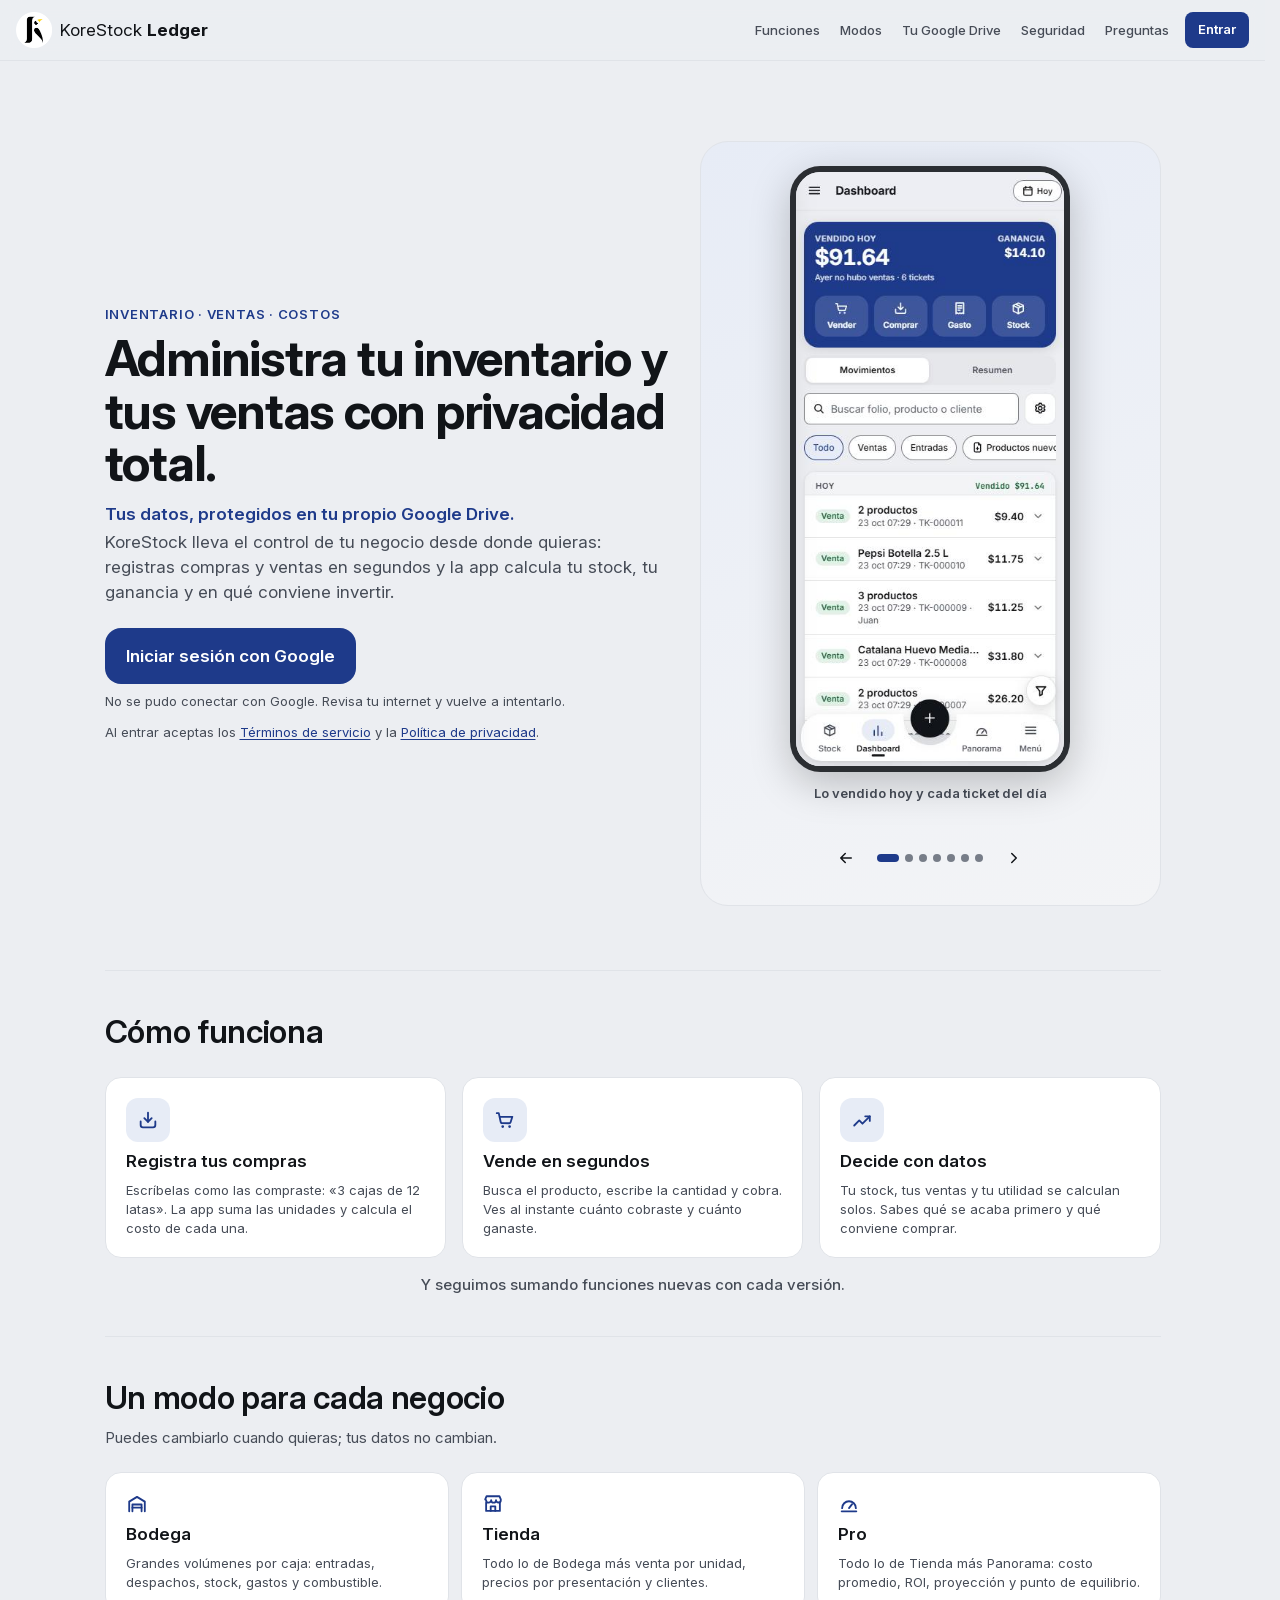
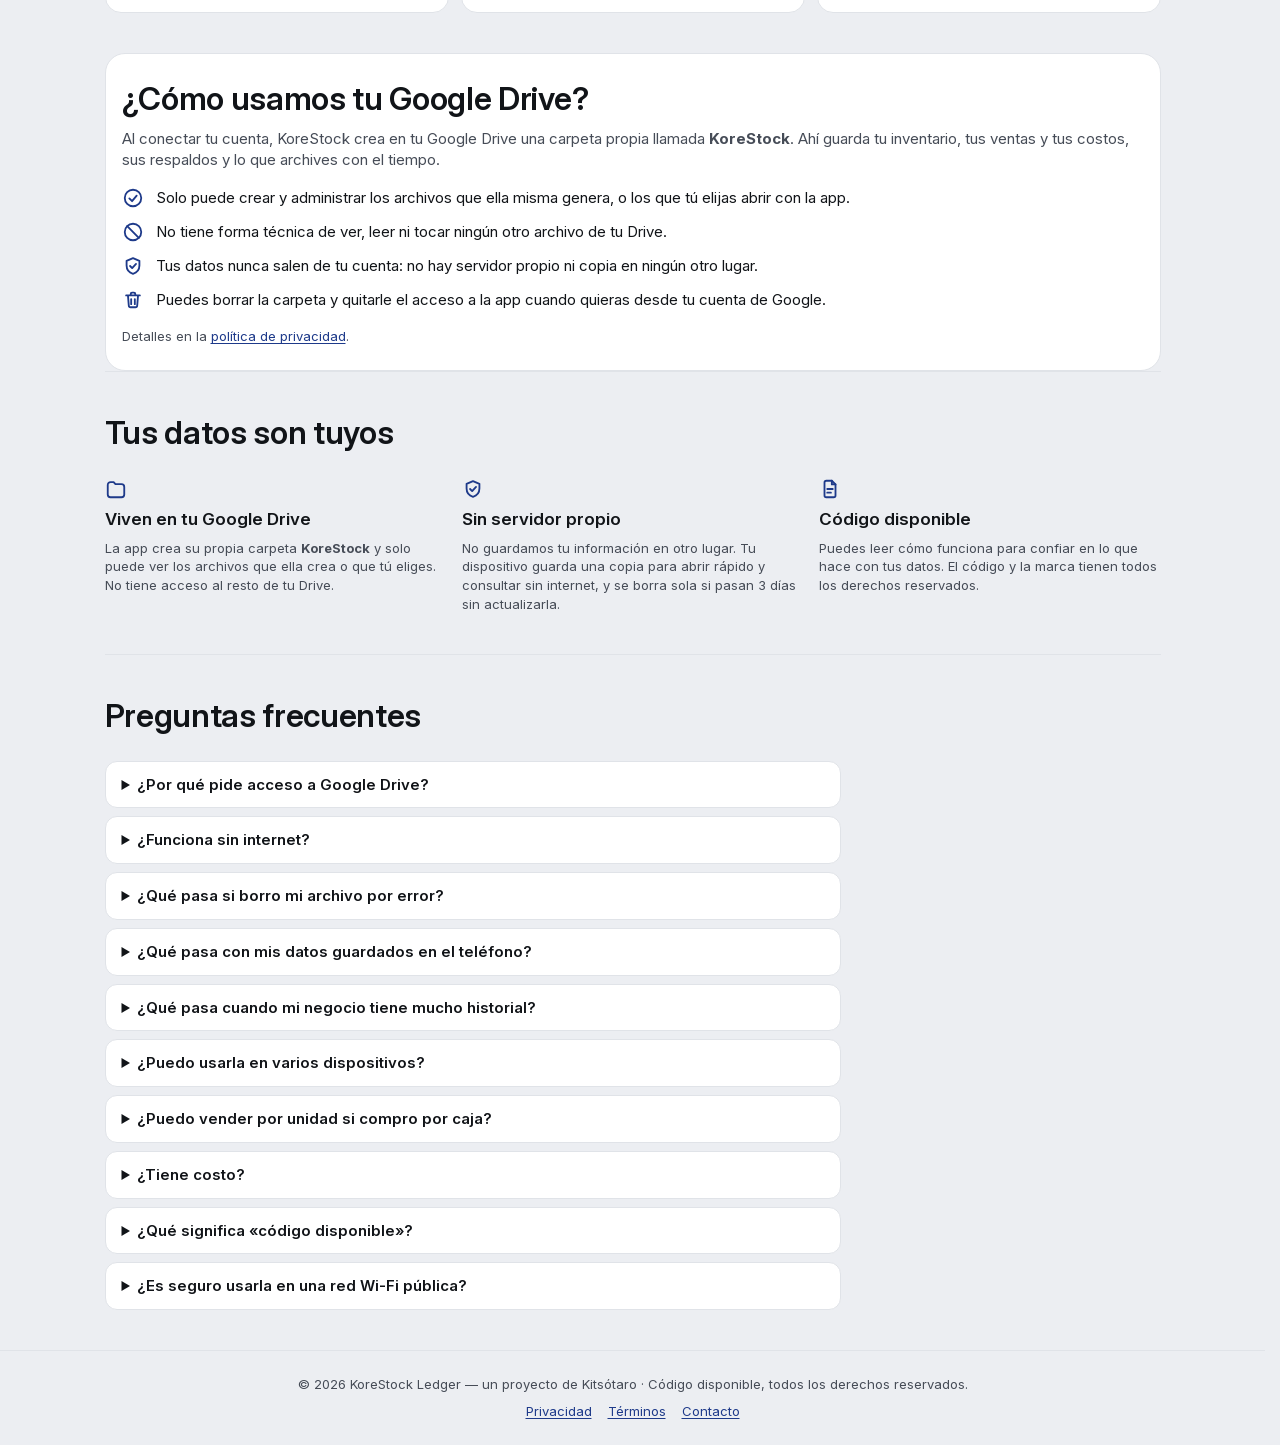
<file: index.html>
<!DOCTYPE html>
<html lang="es">
<head>
  <meta charset="UTF-8">
  <meta name="viewport" content="width=device-width, initial-scale=1, viewport-fit=cover">
  <title>KoreStock Ledger — inventario, ventas y costos para tu negocio</title>
  <meta name="description" content="Administra tu inventario y tus ventas con privacidad total. Tus datos, protegidos en tu propio Google Drive. Registras compras y ventas en segundos y la app calcula tu stock y tu ganancia.">
  <meta name="theme-color" content="#ECEEF2">
  <link rel="canonical" href="https://korestock.kitsotaro.com/">
  <meta name="robots" content="index, follow">
  <meta name="author" content="Kitsótaro">
  <meta property="og:type" content="website">
  <meta property="og:site_name" content="KoreStock Ledger">
  <meta property="og:locale" content="es_419">
  <meta property="og:url" content="https://korestock.kitsotaro.com/">
  <meta property="og:title" content="KoreStock Ledger — inventario, ventas y costos para tu negocio">
  <meta property="og:description" content="Administra tu inventario y tus ventas con privacidad total. Tus datos, protegidos en tu propio Google Drive.">
  <meta property="og:image" content="https://korestock.kitsotaro.com/assets/og-imagen.png">
  <meta property="og:image:width" content="1200">
  <meta property="og:image:height" content="630">
  <meta property="og:image:alt" content="KoreStock Ledger: administra tu inventario y tus ventas con privacidad total.">
  <meta name="twitter:card" content="summary_large_image">
  <meta name="twitter:image" content="https://korestock.kitsotaro.com/assets/og-imagen.png">
  <meta name="twitter:title" content="KoreStock Ledger">
  <meta name="twitter:description" content="Administra tu inventario y tus ventas con privacidad total. Tus datos, protegidos en tu propio Google Drive.">
  <link rel="manifest" href="manifest.json">
  <link rel="icon" href="assets/favicon-48.png" sizes="48x48" type="image/png">
  <link rel="icon" href="assets/icono-192.png" sizes="192x192" type="image/png">
  <link rel="apple-touch-icon" href="assets/apple-touch-icon.png">
  <!-- Fija tema, modo y tamaño de texto ANTES de pintar (evita parpadeo). -->
  <script src="js/ui/arranque.js"></script>
  <link rel="stylesheet" href="css/tokens.css">
  <link rel="stylesheet" href="css/tema-claro.css">
  <link rel="stylesheet" href="css/tema-oscuro.css">
  <link rel="stylesheet" href="css/base.css">
  <link rel="stylesheet" href="css/componentes/icono.css">
  <link rel="stylesheet" href="css/componentes/boton.css">
  <link rel="stylesheet" href="css/componentes/campo.css">
  <link rel="stylesheet" href="css/componentes/tarjeta.css">
  <link rel="stylesheet" href="css/componentes/chip.css">
  <link rel="stylesheet" href="css/componentes/lista.css">
  <link rel="stylesheet" href="css/componentes/controles.css">
  <link rel="stylesheet" href="css/componentes/barras.css">
  <link rel="stylesheet" href="css/componentes/superposiciones.css">
  <link rel="stylesheet" href="css/pantallas/landing.css">
  <link rel="stylesheet" href="css/pantallas/app.css">
  <link rel="stylesheet" href="css/pantallas/registro.css">
  <link rel="stylesheet" href="css/pantallas/stock.css">
  <link rel="stylesheet" href="css/pantallas/dashboard.css">
  <link rel="stylesheet" href="css/pantallas/panorama.css">
  <link rel="stylesheet" href="css/pantallas/gastos.css">
  <link rel="stylesheet" href="css/componentes/escritorio.css">
</head>
<body data-modo="tienda">
  <noscript><p class="franja aviso-color">KoreStock necesita JavaScript activado para funcionar.</p></noscript>

  <!-- ===================== LANDING PÚBLICA ===================== -->
  <div id="landing" class="landing">
    <header class="landing-cabecera">
      <a class="landing-marca" href="#inicio" aria-label="KoreStock Ledger, inicio">
        <img src="assets/logo.png" alt="" width="36" height="36"><span>KoreStock <strong>Ledger</strong></span>
      </a>
      <nav class="landing-enlaces" aria-label="Secciones">
        <a href="#funciones">Funciones</a><a href="#modos">Modos</a><a href="#google-drive">Tu Google Drive</a><a href="#seguridad">Seguridad</a><a href="#preguntas">Preguntas</a>
      </nav>
      <button type="button" class="boton boton-primario boton-sm" data-accion="entrar">Entrar</button>
    </header>

    <main id="inicio">
      <section class="portada">
        <div class="portada-texto">
          <p class="antetitulo">Inventario · Ventas · Costos</p>
          <h1>Administra tu inventario y tus ventas con privacidad total.</h1>
          <p class="portada-destacado">Tus datos, protegidos en tu propio Google Drive.</p>
          <p class="portada-sub">KoreStock lleva el control de tu negocio desde donde quieras: registras compras y ventas en segundos y la app calcula tu stock, tu ganancia y en qué conviene invertir.</p>
          <div class="portada-acciones">
            <button type="button" class="boton boton-primario boton-grande" data-accion="entrar" id="boton-entrar">Iniciar sesión con Google</button>
            <p class="estado-entrada" id="estado-entrada" role="status" aria-live="polite"></p>
          </div>
          <p class="portada-legal">Al entrar aceptas los <a href="TERMS.md" data-documento="TERMS.md" data-titulo="Términos de servicio">Términos de servicio</a> y la <a href="PRIVACY.md" data-documento="PRIVACY.md" data-titulo="Política de privacidad">Política de privacidad</a>.</p>
        </div>
        <!-- Capturas de la app en un contenedor de tamaño fijo (presentacion.js). -->
        <div class="portada-maqueta presentacion" id="maqueta-portada" aria-roledescription="presentación" aria-label="Capturas de KoreStock">
          <div class="presentacion-marco">
            <img class="diapositiva" src="assets/capturas/1-dashboard.jpg" alt="Lo vendido hoy y cada ticket del día" data-leyenda="Lo vendido hoy y cada ticket del día" width="375" height="812" loading="eager" decoding="async">
            <img class="diapositiva" src="assets/capturas/2-resumen.jpg" alt="Ventas, ganancia y tendencia del período" data-leyenda="Ventas, ganancia y tendencia del período" width="375" height="812" loading="lazy" decoding="async">
            <img class="diapositiva" src="assets/capturas/3-venta.jpg" alt="Vende en segundos, con la ganancia al instante" data-leyenda="Vende en segundos, con la ganancia al instante" width="375" height="812" loading="lazy" decoding="async">
            <img class="diapositiva" src="assets/capturas/4-entrada.jpg" alt="Registra compras por caja o por unidad" data-leyenda="Registra compras por caja o por unidad" width="375" height="812" loading="lazy" decoding="async">
            <img class="diapositiva" src="assets/capturas/5-stock.jpg" alt="Tu stock por marca, producto y sabor" data-leyenda="Tu stock por marca, producto y sabor" width="375" height="812" loading="lazy" decoding="async">
            <img class="diapositiva" src="assets/capturas/6-panorama.jpg" alt="Retorno, equilibrio y lo que se agota" data-leyenda="Retorno, equilibrio y lo que se agota" width="375" height="812" loading="lazy" decoding="async">
            <img class="diapositiva" src="assets/capturas/7-gastos.jpg" alt="Gastos del negocio por categoría" data-leyenda="Gastos del negocio por categoría" width="375" height="812" loading="lazy" decoding="async">
          </div>
          <p class="presentacion-leyenda" aria-live="polite"></p>
          <div class="presentacion-controles">
            <button type="button" class="boton boton-icono" data-paso-diapositiva="-1" aria-label="Captura anterior"><span data-icono="atras" data-icono-clase="icono-sm"></span></button>
            <span class="presentacion-puntos"><button type="button" data-ir-diapositiva="0" aria-label="Captura 1"></button><button type="button" data-ir-diapositiva="1" aria-label="Captura 2"></button><button type="button" data-ir-diapositiva="2" aria-label="Captura 3"></button><button type="button" data-ir-diapositiva="3" aria-label="Captura 4"></button><button type="button" data-ir-diapositiva="4" aria-label="Captura 5"></button><button type="button" data-ir-diapositiva="5" aria-label="Captura 6"></button><button type="button" data-ir-diapositiva="6" aria-label="Captura 7"></button></span>
            <button type="button" class="boton boton-icono" data-paso-diapositiva="1" aria-label="Captura siguiente"><span data-icono="adelante" data-icono-clase="icono-sm"></span></button>
          </div>
        </div>
      </section>

      <section class="seccion" id="funciones" aria-labelledby="titulo-funciones">
        <h2 id="titulo-funciones">Cómo funciona</h2>
        <ol class="pasos">
          <li><span class="paso-icono" data-icono="entrada"></span><h3>Registra tus compras</h3><p>Escríbelas como las compraste: «3 cajas de 12 latas». La app suma las unidades y calcula el costo de cada una.</p></li>
          <li><span class="paso-icono" data-icono="carrito"></span><h3>Vende en segundos</h3><p>Busca el producto, escribe la cantidad y cobra. Ves al instante cuánto cobraste y cuánto ganaste.</p></li>
          <li><span class="paso-icono" data-icono="tendencia"></span><h3>Decide con datos</h3><p>Tu stock, tus ventas y tu utilidad se calculan solos. Sabes qué se acaba primero y qué conviene comprar.</p></li>
        </ol>
        <p class="seccion-nota">Y seguimos sumando funciones nuevas con cada versión.</p>
      </section>

      <section class="seccion" id="modos" aria-labelledby="titulo-modos">
        <h2 id="titulo-modos">Un modo para cada negocio</h2>
        <p class="seccion-sub">Puedes cambiarlo cuando quieras; tus datos no cambian.</p>
        <div class="tabla-modos" role="table" aria-label="Comparación de modos">
          <div class="modo-tarjeta" role="row"><span data-icono="bodega"></span><h3 role="cell">Bodega</h3><p role="cell">Grandes volúmenes por caja: entradas, despachos, stock, gastos y combustible.</p></div>
          <div class="modo-tarjeta" role="row"><span data-icono="tienda"></span><h3 role="cell">Tienda</h3><p role="cell">Todo lo de Bodega más venta por unidad, precios por presentación y clientes.</p></div>
          <div class="modo-tarjeta" role="row"><span data-icono="panorama"></span><h3 role="cell">Pro</h3><p role="cell">Todo lo de Tienda más Panorama: costo promedio, ROI, proyección y punto de equilibrio.</p></div>
        </div>
      </section>

      <section class="seccion seccion-drive" id="google-drive" aria-labelledby="titulo-drive">
        <h2 id="titulo-drive">¿Cómo usamos tu Google Drive?</h2>
        <p class="seccion-sub">Al conectar tu cuenta, KoreStock crea en tu Google Drive una carpeta propia llamada <strong>KoreStock</strong>. Ahí guarda tu inventario, tus ventas y tus costos, sus respaldos y lo que archives con el tiempo.</p>
        <ul class="lista-drive">
          <li><span data-icono="check-circulo"></span><span>Solo puede crear y administrar los archivos que ella misma genera, o los que tú elijas abrir con la app.</span></li>
          <li><span data-icono="prohibido"></span><span>No tiene forma técnica de ver, leer ni tocar ningún otro archivo de tu Drive.</span></li>
          <li><span data-icono="escudo"></span><span>Tus datos nunca salen de tu cuenta: no hay servidor propio ni copia en ningún otro lugar.</span></li>
          <li><span data-icono="papelera"></span><span>Puedes borrar la carpeta y quitarle el acceso a la app cuando quieras desde tu cuenta de Google.</span></li>
        </ul>
        <p class="t-pequeno t-secundario">Detalles en la <a href="PRIVACY.md" data-documento="PRIVACY.md" data-titulo="Aviso de privacidad">política de privacidad</a>.</p>
      </section>

      <section class="seccion" id="seguridad" aria-labelledby="titulo-seguridad">
        <h2 id="titulo-seguridad">Tus datos son tuyos</h2>
        <div class="confianza">
          <div><span data-icono="carpeta"></span><h3>Viven en tu Google Drive</h3><p>La app crea su propia carpeta <strong>KoreStock</strong> y solo puede ver los archivos que ella crea o que tú eliges. No tiene acceso al resto de tu Drive.</p></div>
          <div><span data-icono="escudo"></span><h3>Sin servidor propio</h3><p>No guardamos tu información en otro lugar. Tu dispositivo guarda una copia para abrir rápido y consultar sin internet, y se borra sola si pasan 3 días sin actualizarla.</p></div>
          <div><span data-icono="documento"></span><h3>Código disponible</h3><p>Puedes leer cómo funciona para confiar en lo que hace con tus datos. El código y la marca tienen todos los derechos reservados.</p></div>
        </div>
      </section>

      <section class="seccion" id="preguntas" aria-labelledby="titulo-preguntas">
        <h2 id="titulo-preguntas">Preguntas frecuentes</h2>
        <div class="preguntas">
          <details><summary>¿Por qué pide acceso a Google Drive?</summary><p>Porque ahí vive tu información: en archivos que la app crea dentro de tu carpeta KoreStock. Solo puede ver esos archivos o los que tú elijas.</p></details>
          <details><summary>¿Funciona sin internet?</summary><p>Puedes abrirla y consultar lo último que se guardó en tu dispositivo hasta por 3 días. Para registrar ventas o compras necesitas internet: así nunca se pierde ni se duplica un registro.</p></details>
          <details><summary>¿Qué pasa si borro mi archivo por error?</summary><p>Cada día la app guarda un respaldo dentro de tu carpeta KoreStock (se conservan los dos más recientes). Además, desde «Exportar / Importar» puedes descargar una copia completa en Excel y guardarla fuera de tu cuenta de Google; esa copia se puede restaurar.</p></details>
          <details><summary>¿Qué pasa con mis datos guardados en el teléfono?</summary><p>Tu dispositivo guarda una copia para abrir rápido. Si pasan 3 días sin que la actualices con internet, se borra sola, y también al cerrar sesión. Proteger el teléfono (bloqueo de pantalla, no prestarlo con la sesión abierta) queda en tus manos.</p></details>
          <details><summary>¿Qué pasa cuando mi negocio tiene mucho historial?</summary><p>Cada 6 meses la app te propone archivar lo antiguo para seguir rápida. No se borra nada: tus reportes de meses o años anteriores siguen incluyendo lo archivado.</p></details>
          <details><summary>¿Puedo usarla en varios dispositivos?</summary><p>Sí, con la misma cuenta de Google. Está pensada para usarse en un dispositivo a la vez por negocio.</p></details>
          <details><summary>¿Puedo vender por unidad si compro por caja?</summary><p>Sí. Registras la compra como la hiciste («3 cajas de 24») y vendes por unidad; la app lleva la cuenta.</p></details>
          <details><summary>¿Tiene costo?</summary><p>Hoy está en fase de prueba. Para conocer los planes, escríbenos a <a href="mailto:contacto@kitsotaro.com">contacto@kitsotaro.com</a>.</p></details>
          <details><summary>¿Qué significa «código disponible»?</summary><p>KoreStock es código disponible (Source Available). Puedes leer cómo funciona para confiar en lo que hace con tus datos, pero el código y la marca pertenecen a su autor, con todos los derechos reservados. No se permite copiarlo, redistribuirlo ni usarlo para ofrecer otro servicio. Si quieres una licencia comercial, escríbenos.</p></details>
          <details><summary>¿Es seguro usarla en una red Wi-Fi pública?</summary><p>La conexión con Google va cifrada, pero las redes públicas pueden ser falsas o pedirte aceptar avisos de seguridad. Te recomendamos usar tu propia red o tus datos móviles.</p></details>
        </div>
      </section>
    </main>

    <footer class="landing-pie">
      <p>© 2026 KoreStock Ledger — un proyecto de Kitsótaro · Código disponible, todos los derechos reservados.</p>
      <nav aria-label="Legal"><a href="PRIVACY.md" data-documento="PRIVACY.md" data-titulo="Política de privacidad">Privacidad</a><a href="TERMS.md" data-documento="TERMS.md" data-titulo="Términos de servicio">Términos</a><a href="mailto:contacto@kitsotaro.com">Contacto</a></nav>
    </footer>
  </div>

  <!-- ===================== CARGA ===================== -->
  <div id="carga" class="pantalla-carga" hidden>
    <div><div class="girador"></div><p id="carga-texto">Abriendo tus datos…</p></div>
  </div>

  <!-- ===================== APP ===================== -->
  <div id="app" hidden>
    <header class="barra-superior">
      <button type="button" class="boton boton-icono" data-accion="abrir-panel" aria-label="Abrir menú" aria-controls="panel-lateral" aria-expanded="false"><span data-icono="menu"></span></button>
      <h1 class="titulo-pantalla" id="titulo-pantalla">KoreStock</h1>
      <button type="button" class="cinta-periodo" id="cinta-periodo" data-accion="cinta-periodo" aria-label="Cambiar período" hidden></button>
      <span class="estado-sync" id="estado-sync" role="status" aria-live="polite"></span>
    </header>
    <div id="franjas"></div>

    <main id="contenido" class="contenido">
      <section class="pantalla" data-pantalla="venta" hidden></section>
      <section class="pantalla" data-pantalla="entrada" hidden></section>
      <section class="pantalla" data-pantalla="stock" hidden></section>
      <section class="pantalla" data-pantalla="dashboard" hidden></section>
      <section class="pantalla" data-pantalla="panorama" hidden></section>
      <section class="pantalla" data-pantalla="gastos" hidden></section>
      <section class="pantalla" data-pantalla="combustible" hidden></section>
      <section class="pantalla" data-pantalla="clientes" hidden></section>
      <section class="pantalla" data-pantalla="datos" hidden></section>
      <section class="pantalla" data-pantalla="ayuda" hidden></section>
      <section class="pantalla" data-pantalla="migracion" hidden></section>
    </main>

    <!-- Isla inferior con el botón «+» central (fase UI, 2026-10-23): el «+» lleva a
         Venta y muestra dos accesos flotantes (Venta / Entrada); su color sigue a lo elegido. -->
    <div class="base-isla" aria-hidden="true"></div>
    <nav class="barra-inferior isla" aria-label="Navegación principal">
      <button type="button" class="pestana" data-ir="stock"><span class="pildora"><span data-icono="caja"></span></span><span class="pestana-texto">Stock</span></button>
      <button type="button" class="pestana" data-ir="dashboard"><span class="pildora"><span data-icono="grafico-barras"></span></span><span class="pestana-texto">Dashboard</span></button>
      <span class="hueco-fab" aria-hidden="true"></span>
      <button type="button" class="pestana" data-ir="panorama" data-solo-modo="pro"><span class="pildora"><span data-icono="panorama"></span></span><span class="pestana-texto">Panorama</span></button>
      <button type="button" class="pestana" data-ir="clientes" data-solo-modo="tienda"><span class="pildora"><span data-icono="clientes"></span></span><span class="pestana-texto">Clientes</span></button>
      <button type="button" class="pestana" data-ir="gastos" data-solo-modo="bodega"><span class="pildora"><span data-icono="recibo"></span></span><span class="pestana-texto">Gastos</span></button>
      <button type="button" class="pestana" data-accion="abrir-panel"><span class="pildora"><span data-icono="menu"></span></span><span class="pestana-texto">Menú</span></button>
    </nav>
    <div class="fab-registro" id="fab-registro">
      <div class="fab-opciones" role="group" aria-label="Registrar">
        <button type="button" class="fab-mini venta" data-tipo="VENTA" aria-pressed="false"><span data-icono="carrito" data-icono-clase="icono-sm"></span>Venta</button>
        <button type="button" class="fab-mini entrada" data-tipo="ENTRADA" aria-pressed="false"><span data-icono="entrada" data-icono-clase="icono-sm"></span>Entrada</button>
      </div>
      <button type="button" class="fab" id="fab" aria-label="Registrar una venta o una entrada"><span class="fab-icono fab-mas" data-icono="mas"></span><span class="fab-icono fab-venta" data-icono="carrito"></span><span class="fab-icono fab-entrada" data-icono="entrada"></span></button>
    </div>

    <div class="velo" id="velo-panel"></div>
    <aside class="panel-lateral" id="panel-lateral" aria-label="Menú" aria-hidden="true">
      <div class="marca"><img src="assets/logo.png" alt=""><div><strong>KoreStock</strong><span class="t-mini t-tenue" id="panel-cuenta"></span></div></div>
      <nav>
        <!-- En PC (≥1100 px) el panel queda fijo a la izquierda y suma las pantallas
             principales; la isla y el «+» se ocultan (fase UI, 2026-10-23). -->
        <section class="grupo-panel solo-escritorio" aria-label="Principal">
          <button type="button" class="opcion-panel registro-venta" data-ir="venta"><span data-icono="carrito"></span>Venta</button>
          <button type="button" class="opcion-panel registro-entrada" data-ir="entrada"><span data-icono="entrada"></span>Entrada</button>
          <hr class="separador-panel">
          <button type="button" class="opcion-panel" data-ir="dashboard"><span data-icono="grafico-barras"></span>Dashboard</button>
          <button type="button" class="opcion-panel" data-ir="stock"><span data-icono="caja"></span>Stock</button>
          <button type="button" class="opcion-panel" data-ir="panorama" data-solo-modo="pro"><span data-icono="panorama"></span>Panorama</button>
        </section>
        <!-- Tres grupos bien separados (fase UI): Modo · Tu negocio · Preferencias -->
        <section class="grupo-panel" aria-labelledby="g-modo">
          <div class="grupo-titulo" id="g-modo"><span data-icono="modos" data-icono-clase="icono-sm"></span>Modo de trabajo</div>
          <div class="segmentado segmentado-modo" role="radiogroup" aria-labelledby="g-modo">
            <button type="button" role="radio" data-accion="poner-modo" data-modo-valor="bodega" aria-checked="false">Bodega</button>
            <button type="button" role="radio" data-accion="poner-modo" data-modo-valor="tienda" aria-checked="false">Tienda</button>
            <button type="button" role="radio" data-accion="poner-modo" data-modo-valor="pro" aria-checked="false">Pro</button>
          </div>
          <p class="t-mini t-tenue detalle-modo" id="panel-modo"></p>
        </section>
        <section class="grupo-panel" aria-labelledby="g-negocio">
        <div class="grupo-titulo" id="g-negocio"><span data-icono="tienda" data-icono-clase="icono-sm"></span>Tu negocio</div>
        <button type="button" class="opcion-panel" data-ir="clientes"><span data-icono="clientes"></span>Clientes</button>
        <button type="button" class="opcion-panel" data-ir="gastos"><span data-icono="recibo"></span>Gastos</button>
        <button type="button" class="opcion-panel" data-ir="combustible"><span data-icono="combustible"></span>Combustible</button>
        </section>
        <section class="grupo-panel grupo-solo" aria-label="Tus datos">
          <button type="button" class="opcion-panel" data-ir="datos"><span data-icono="descargar"></span><span class="crece">Exportar e importar</span></button>
          <hr class="separador-panel">
          <button type="button" class="opcion-panel" data-ir="datos"><span data-icono="nube-check"></span><span class="crece">Último respaldo</span><span class="detalle" id="panel-respaldo"></span></button>
          <hr class="separador-panel">
          <button type="button" class="opcion-panel" data-accion="actualizar-base"><span data-icono="actualizar"></span><span class="crece">Actualizar base de datos</span></button>
        </section>
        <section class="grupo-panel" aria-labelledby="g-preferencias">
        <div class="grupo-titulo" id="g-preferencias"><span data-icono="ajustes" data-icono-clase="icono-sm"></span>Preferencias</div>
        <!-- Tema: un control de 3 posiciones; cada toque pasa a la siguiente (Día → Noche → Auto). -->
        <button type="button" class="opcion-panel opcion-interruptor" data-accion="cambiar-tema" id="panel-tema">
          <span data-icono="sol" id="panel-tema-icono"></span><span class="crece">Tema<span class="detalle-linea" id="panel-tema-texto"></span></span>
          <span class="selector-tres" aria-hidden="true"><span class="ranura" data-icono="sol" data-icono-clase="icono-sm"></span><span class="ranura" data-icono="luna" data-icono-clase="icono-sm"></span><span class="ranura ranura-auto">A</span><span class="perilla"></span></span>
        </button>
        <label class="opcion-panel opcion-interruptor"><span data-icono="identificador"></span><span class="crece">Todos los decimales<span class="detalle-linea" id="panel-decimales"></span></span>
          <span class="interruptor"><input type="checkbox" id="panel-todos-decimales" data-accion="todos-decimales"><span class="riel"></span></span></label>
        <button type="button" class="opcion-panel" data-accion="tamano-texto"><span data-icono="texto"></span>Tamaño de texto<span class="detalle" id="panel-texto"></span></button>
        <button type="button" class="opcion-panel" data-ir="ayuda"><span data-icono="ayuda"></span>Ayuda y políticas</button>
        </section>
        <section class="grupo-panel grupo-solo" aria-label="Sesión">
          <button type="button" class="opcion-panel peligro" data-accion="salir"><span data-icono="salir"></span>Cerrar sesión</button>
        </section>
      </nav>
      <p class="pie" id="panel-pie"></p>
    </aside>
  </div>

  <!-- Librerías propias y núcleo (el orden importa: INVARIANTE 22) -->
  <script src="js/nucleo/config.js"></script>
  <script src="js/nucleo/dinero.js"></script>
  <script src="js/nucleo/utilidades.js"></script>
  <script src="js/nucleo/esquema.js"></script>
  <script src="js/nucleo/calculos.js"></script>
  <script src="js/nucleo/hoja.js"></script>
  <script src="js/nucleo/hoja-google.js"></script>
  <script src="js/demo/hoja-demo.js"></script>
  <script src="js/nucleo/base-datos.js"></script>
  <script src="js/nucleo/migracion.js"></script>
  <script src="js/nucleo/cache-local.js"></script>
  <script src="js/nucleo/almacen.js"></script>
  <script src="js/nucleo/sincronizacion.js"></script>
  <script src="js/nucleo/sesion.js"></script>
  <script src="js/nucleo/cola-escritura.js"></script>
  <script src="js/nucleo/sku.js"></script>
  <script src="js/nucleo/operaciones-catalogo.js"></script>
  <script src="js/nucleo/operaciones-movimientos.js"></script>
  <script src="js/nucleo/operaciones-clientes.js"></script>
  <script src="js/nucleo/operaciones-gastos.js"></script>
  <script src="js/nucleo/operaciones-lotes.js"></script>
  <script src="js/nucleo/respaldos.js"></script>
  <script src="js/nucleo/historicos.js"></script>
  <!-- Interfaz -->
  <script src="js/ui/componentes.js"></script>
  <script src="js/ui/selector-color.js"></script>
  <script src="js/ui/presentacion.js"></script>
  <script src="js/ui/cargador.js"></script>
  <script src="js/ui/shell.js"></script>
  <script src="js/ui/selector-archivo.js"></script>
  <script src="js/ui/campos.js"></script>
  <script src="js/ui/selector-producto.js"></script>
  <script src="js/ui/filtros.js"></script>
  <script src="js/demo/modo-demo.js"></script>
  <!-- Pantallas -->
  <script src="js/pantallas/migracion.js"></script>
  <script src="js/pantallas/primer-uso.js"></script>
  <script src="js/pantallas/venta.js"></script>
  <script src="js/pantallas/importar-excel.js"></script>
  <script src="js/pantallas/entrada.js"></script>
  <script src="js/pantallas/grafico-stock.js"></script>
  <script src="js/pantallas/stock.js"></script>
  <script src="js/pantallas/reasignar.js"></script>
  <script src="js/pantallas/dashboard.js"></script>
  <script src="js/pantallas/lotes.js"></script>
  <script src="js/pantallas/panorama.js"></script>
  <script src="js/pantallas/gastos.js"></script>
  <script src="js/pantallas/combustible.js"></script>
  <script src="js/pantallas/clientes.js"></script>
  <script src="js/pantallas/datos.js"></script>
  <script src="js/pantallas/ayuda.js"></script>
  <!-- Arranque -->
  <script src="js/app.js"></script>
</body>
</html>
</file>
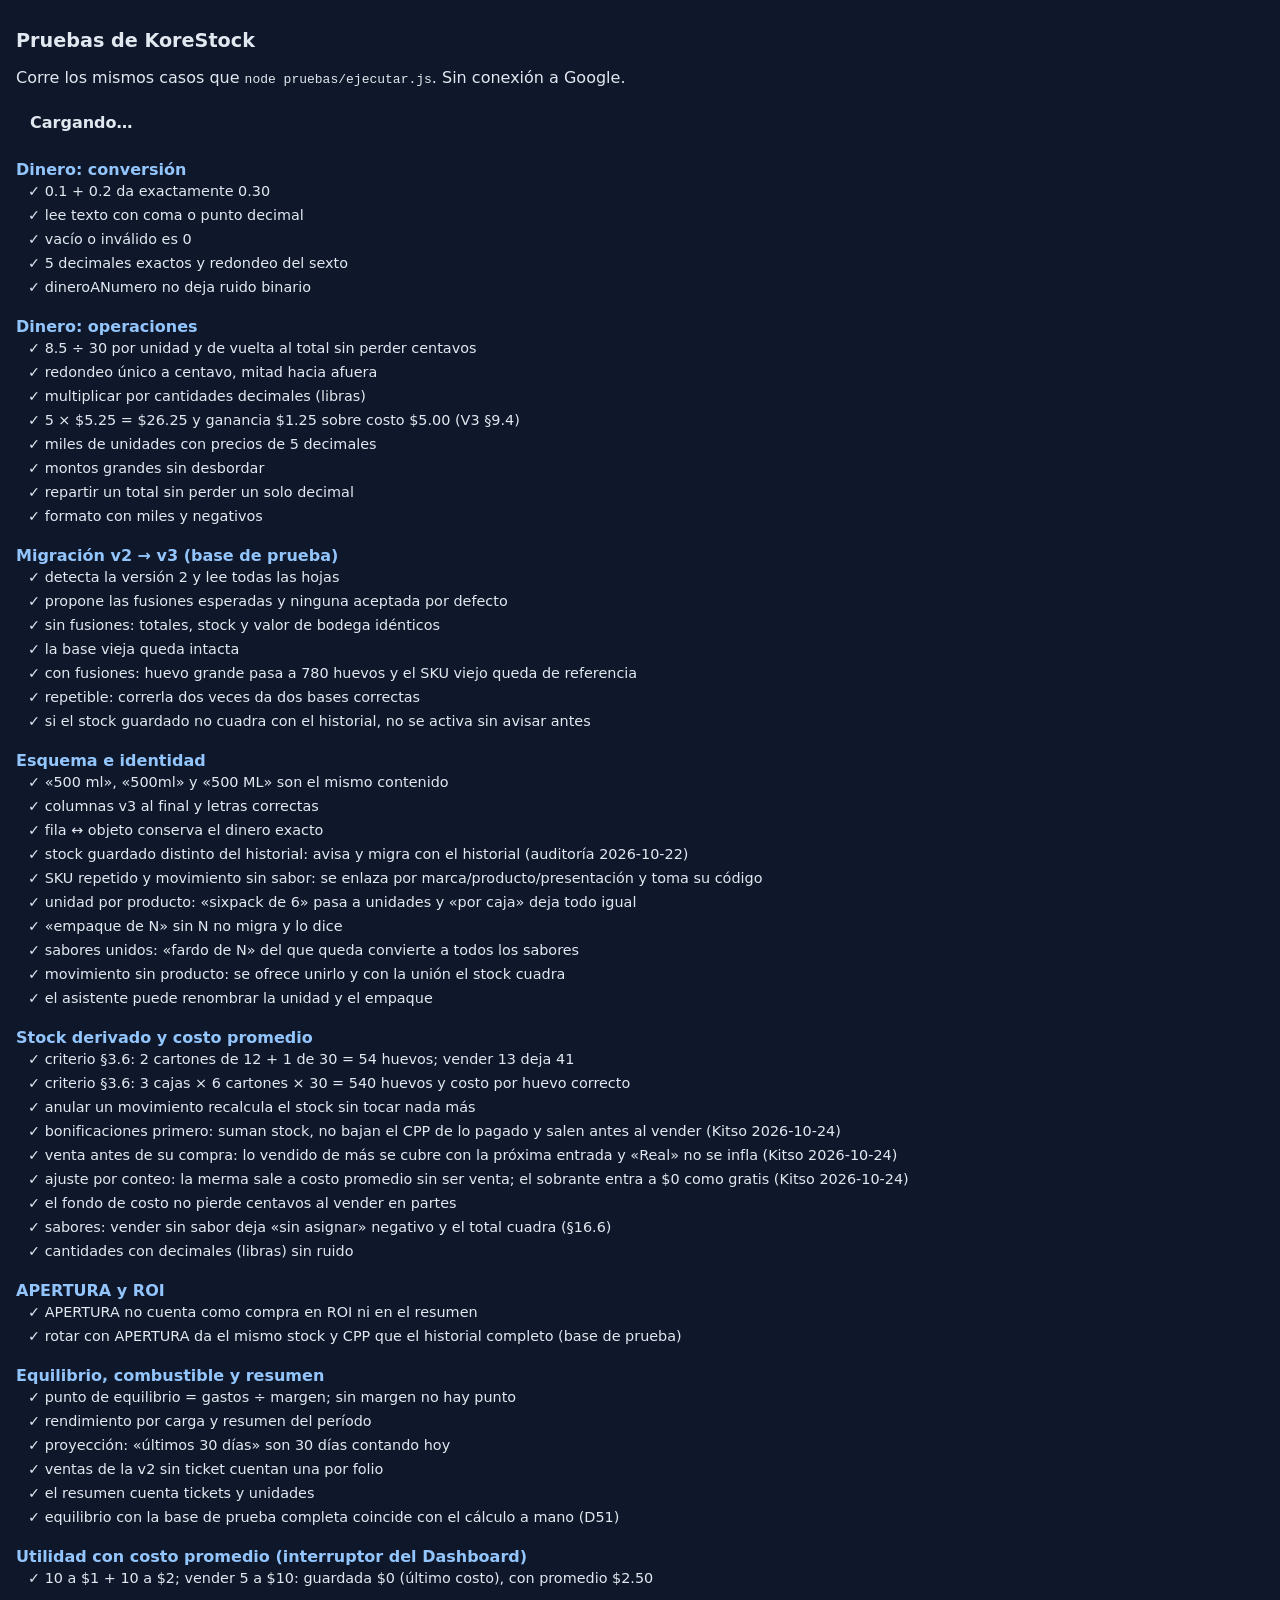
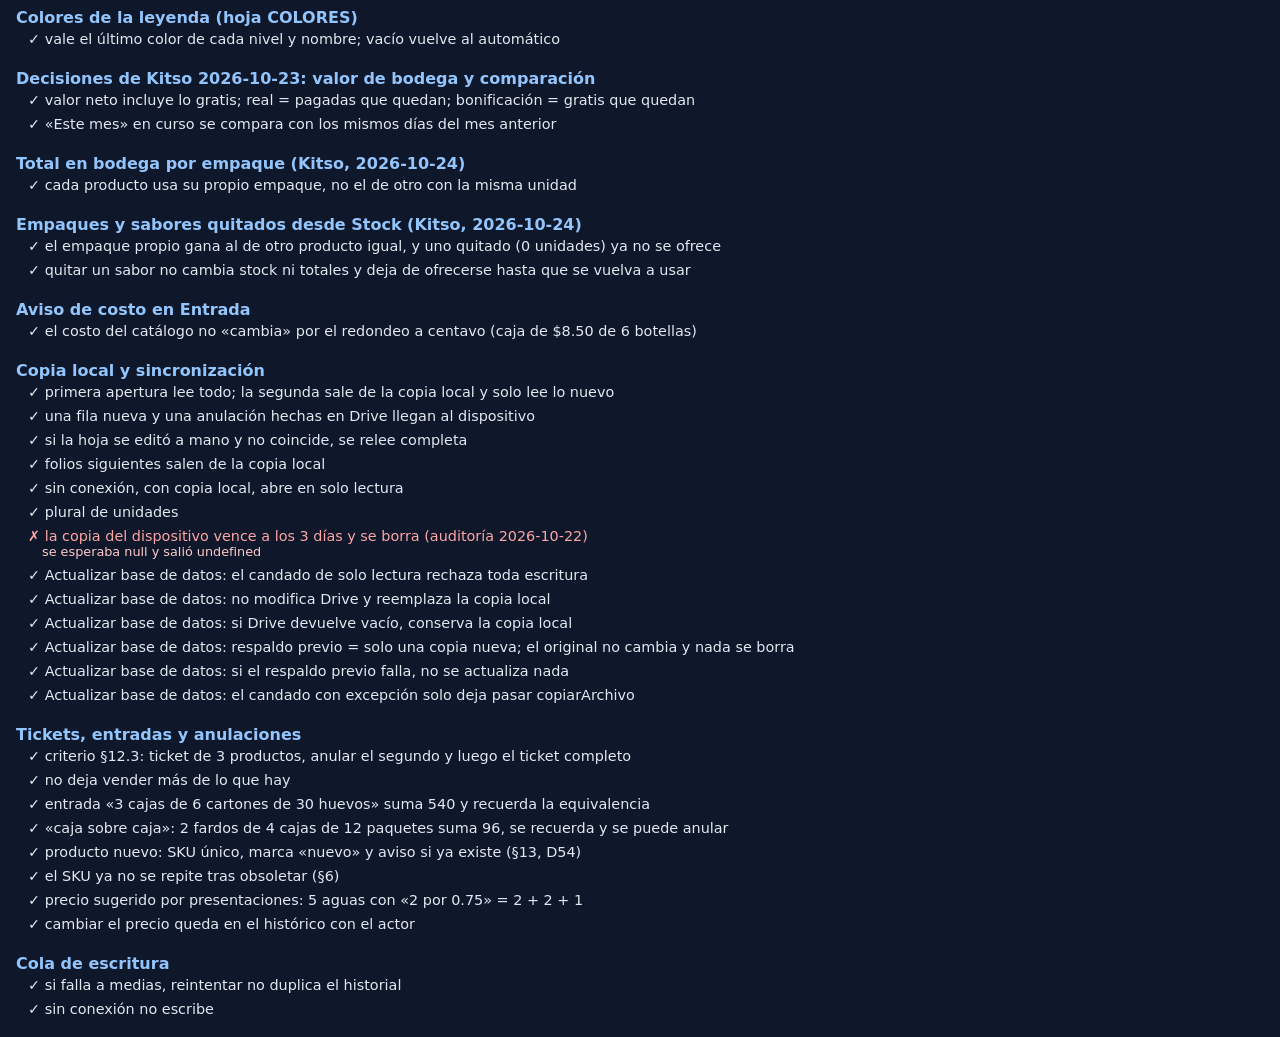
<file: pruebas/index.html>
<!DOCTYPE html>
<html lang="es">
<head>
<meta charset="UTF-8">
<meta name="viewport" content="width=device-width, initial-scale=1">
<meta name="robots" content="noindex">
<title>Pruebas · KoreStock</title>
<style>
  body { font-family: system-ui, sans-serif; margin: 0; padding: 16px; background: #0f172a; color: #e2e8f0; }
  h1 { font-size: 1.2rem; }
  .resumen { padding: 10px 14px; border-radius: 10px; margin: 12px 0; font-weight: 600; }
  .ok { background: #14532d; } .mal { background: #7f1d1d; }
  .grupo { margin-top: 18px; font-weight: 700; color: #93c5fd; }
  .caso { padding: 4px 0 4px 12px; font-size: .9rem; }
  .caso.fallo { color: #fca5a5; }
  .detalle { display: block; color: #fecaca; font-size: .8rem; padding-left: 14px; }
</style>
</head>
<body>
<h1>Pruebas de KoreStock</h1>
<p>Corre los mismos casos que <code>node pruebas/ejecutar.js</code>. Sin conexión a Google.</p>
<div id="resumen" class="resumen">Cargando…</div>
<div id="lista"></div>
<script>
  // Sin base de prueba en el navegador: los casos que la necesitan se saltan solos.
  window.RUTA_BASE_PRUEBA = null;
  window.leerArchivoBinario = () => null;
  (async () => {
    const archivos = await (await fetch('archivos.json')).json();
    for (const archivo of archivos) {
      await new Promise((ok, mal) => {
        const s = document.createElement('script');
        s.src = '../' + archivo; s.onload = ok; s.onerror = () => mal(new Error('No cargó ' + archivo));
        document.body.appendChild(s);
      });
    }
    const lista = document.getElementById('lista');
    let grupoAnterior = '';
    const resultados = await ejecutarPruebas(r => {
      if (r.grupo !== grupoAnterior) {
        const g = document.createElement('div'); g.className = 'grupo'; g.textContent = r.grupo; lista.appendChild(g);
        grupoAnterior = r.grupo;
      }
      const d = document.createElement('div');
      d.className = 'caso' + (r.ok ? '' : ' fallo');
      d.textContent = (r.ok ? '✓ ' : '✗ ') + r.nombre;
      if (!r.ok) { const e = document.createElement('span'); e.className = 'detalle'; e.textContent = r.error; d.appendChild(e); }
      lista.appendChild(d);
    });
    const fallidas = resultados.filter(r => !r.ok).length;
    const resumen = document.getElementById('resumen');
    resumen.textContent = `${resultados.length - fallidas} de ${resultados.length} pruebas correctas`;
    resumen.className = 'resumen ' + (fallidas ? 'mal' : 'ok');
  })().catch(e => { document.getElementById('resumen').textContent = 'Error: ' + e.message; });
</script>
</body>
</html>
</file>
<file: css/tokens.css>
/* © 2026 KoreStock Ledger — un proyecto de Kitsótaro · Código disponible, todos los derechos reservados (ver LICENSE).
 * TOKENS.CSS — escalas del sistema visual (no colores: esos están en tema-claro/tema-oscuro).
 * Inspirado en Zeghi (GLO-02): radios 8/12/16/20/28, tipografía de 12 a 32, peso 600 en
 * títulos y acciones. Todo en rem: el tamaño de texto de la app (4 niveles: 94 %, 100 %, 106 %, 113 %) cambia --escala.
 */
:root {
  --escala: 1;
  font-size: calc(100% * var(--escala));

  /* Tipografía */
  --fuente: 'Inter', system-ui, -apple-system, 'Segoe UI', Roboto, sans-serif;
  --fuente-mono: 'JetBrains Mono', ui-monospace, 'SFMono-Regular', Menlo, Consolas, monospace;
  --t-xs: 0.75rem;    /* 12: lo mínimo legible en una lista larga */
  --t-sm: 0.8125rem;  /* 13 */
  --t-md: 0.9375rem;  /* 15: cuerpo */
  --t-lg: 1.0625rem;  /* 17 */
  --t-xl: 1.25rem;    /* 20 */
  --t-2xl: 1.5rem;    /* 24 */
  --t-3xl: 2rem;      /* 32: cifras grandes */
  --t-4xl: 2.5rem;    /* 40: total cobrado */
  --interlineado: 1.45;
  --peso-normal: 400;
  --peso-medio: 500;
  --peso-fuerte: 600;
  --peso-titulo: 700;

  /* Espacios */
  --e-1: 0.25rem; --e-2: 0.5rem; --e-3: 0.75rem; --e-4: 1rem; --e-5: 1.25rem; --e-6: 1.5rem; --e-8: 2rem; --e-10: 2.5rem;

  /* Radios */
  --r-xs: 8px; --r-sm: 12px; --r-md: 16px; --r-lg: 20px; --r-xl: 28px; --r-pildora: 999px;

  /* Tamaños de control (táctil ≥ 44 px) */
  --alto-control: 2.875rem;
  --alto-control-sm: 2.25rem;
  --ancho-max: 46rem;
  --alto-barra-superior: 3.5rem;
  --alto-barra-inferior: 4.25rem;
  --icono: 1.375rem;
  --icono-sm: 1.125rem;

  /* Movimiento: solo transform y opacity (V3 §25.2) */
  --dur-rapida: 140ms;
  --dur-media: 220ms;
  --dur-lenta: 320ms;
  --curva: cubic-bezier(0.2, 0.7, 0.2, 1);

  /* Capas */
  --z-barra: 20; --z-panel: 40; --z-hoja: 50; --z-dialogo: 60; --z-aviso: 70;

  --sombra-1: 0 1px 2px rgb(16 24 40 / 0.05), 0 2px 8px rgb(16 24 40 / 0.05);
  --sombra-2: 0 4px 16px rgb(0 0 0 / 0.12);
  --sombra-3: 0 12px 40px rgb(0 0 0 / 0.22);
}

:root[data-tamano-texto="pequeno"] { --escala: 0.9375; }
:root[data-tamano-texto="grande"] { --escala: 1.0625; }
:root[data-tamano-texto="muy-grande"] { --escala: 1.125; }

@media (prefers-reduced-motion: reduce) {
  :root { --dur-rapida: 0ms; --dur-media: 0ms; --dur-lenta: 0ms; }
}
</file>
<file: css/tema-claro.css>
/* © 2026 KoreStock Ledger — un proyecto de Kitsótaro · Código disponible, todos los derechos reservados (ver LICENSE).
 * TEMA-CLARO.CSS — colores del tema claro. Contraste medido (WCAG AA, UI.md §3.1):
 * texto ≥ 14:1, secundario ≥ 7:1, tenue ≥ 5:1, acentos como texto ≥ 5:1 sobre cualquier
 * superficie y blanco sobre acento ≥ 6:1. Paleta base de Zeghi (índigo + marino).
 */
:root, :root[data-tema="claro"] {
  color-scheme: light;
  /* Base blanca y grises neutros (fase UI 2026-10-23: sobrio). */
  --fondo: #ECEEF2;
  --superficie: #FFFFFF;
  --superficie-2: #F3F4F6;
  --superficie-3: #E5E7EB;
  --superficie-elevada: #FFFFFF;
  --velo: rgb(17 20 24 / 0.42);
  --borde: #E0E3E8;
  --borde-fuerte: #777D88;

  --texto: #111418;
  --texto-2: #464C57;
  --texto-3: #5E6470;

  /* Azul profundo como principal; verde y rojo solo con significado. */
  --primario: #1E3A8A;
  --sobre-primario: #FFFFFF;
  --primario-suave: #E7ECF6;
  --sobre-primario-suave: #1E3A8A;
  --hoy-fondo: #1E3A8A;
  --sobre-hoy: #FFFFFF;

  --entrada: #1E3A8A;
  --sobre-entrada: #FFFFFF;
  --entrada-suave: #E7ECF6;
  --venta: #166534;
  --sobre-venta: #FFFFFF;
  --venta-suave: #E3F1E8;

  --exito: #166534;
  --exito-suave: #E3F1E8;
  /* Naranja intenso: SOLO «cambio importante que merece atención» (no es error). */
  --aviso: #B23C0A;
  --aviso-suave: #FFEDD5;
  /* Precaución (semáforo «Poco», «bajo la meta», «pronto»): amarillo; texto legible y relleno de barras */
  --precaucion: #C2410C; --precaucion-relleno: #EA580C; --precaucion-suave: #FFEDD5; /* en Día, naranja: el amarillo no contrasta sobre blanco */
  --peligro: #B91C1C;
  --peligro-suave: #FDE8E8;
  --info: #1E3A8A;
  --info-suave: #E7ECF6;

  /* «+», elemento seleccionado y control activo: oscuro sobre claro */
  --fab: #111418; --sobre-fab: #FFFFFF;
  --seleccion-fondo: #111418; --seleccion-texto: #FFFFFF;
  --activo-fondo: #111418; --activo-texto: #FFFFFF;

  --foco: #1E3A8A;
  /* «Sobrio» (2026-10-23, referencia de Kitso): tonos menos oscurecidos; el naranja ya no tira a café */
  --grafico-1: #1E3A8A; --grafico-2: #335C67; --grafico-3: #E09F3E; --grafico-4: #9E2A2B;
  --grafico-5: #7D8C63; --grafico-6: #540B0E; --grafico-7: #6D28D9; --grafico-8: #0E7490;
}
</file>
<file: css/tema-oscuro.css>
/* © 2026 KoreStock Ledger — un proyecto de Kitsótaro · Código disponible, todos los derechos reservados (ver LICENSE).
 * TEMA-OSCURO.CSS — colores del tema oscuro. Contraste medido (WCAG AA, UI.md §3.1):
 * texto ≥ 12:1, secundario ≥ 8:1, tenue ≥ 5.9:1, acentos ≥ 6.7:1 sobre cualquier superficie
 * y texto oscuro sobre acento ≥ 7:1. Se aplica si la persona lo elige o si su sistema
 * está en oscuro y no eligió nada.
 */
:root[data-tema="oscuro"] {
  color-scheme: dark;
  /* El claro invertido: grises que dan contraste, sin tinte azul. */
  --fondo: #0A0C0F;
  --superficie: #17191E;
  --superficie-2: #20232A;
  --superficie-3: #2A2E36;
  --superficie-elevada: #22262D;
  --velo: rgb(0 0 0 / 0.6);
  --borde: #2E333B;
  --borde-fuerte: #7D838E;

  --texto: #F1F2F4;
  --texto-2: #B8BDC6;
  --texto-3: #9AA0AA;

  --primario: #9DB4E8;
  --sobre-primario: #0E1013;
  --primario-suave: #1F2A44;
  --sobre-primario-suave: #DCE5F8;
  --hoy-fondo: #1A3170;
  --sobre-hoy: #F2F5FB;

  --entrada: #9DB4E8;
  --sobre-entrada: #0E1013;
  --entrada-suave: #1F2A44;
  --venta: #6CCB8F;
  --sobre-venta: #0E1013;
  --venta-suave: #16301F;

  --exito: #6CCB8F;
  --exito-suave: #16301F;
  --aviso: #FF9A4D;
  --aviso-suave: #3A2210;
  --precaucion: #FACC15; --precaucion-relleno: #FACC15; --precaucion-suave: #3A3110;
  --peligro: #F28B82;
  --peligro-suave: #3B1716;
  --info: #9DB4E8;
  --info-suave: #1F2A44;

  --fab: #F1F2F4; --sobre-fab: #0E1013;
  --seleccion-fondo: #F1F2F4; --seleccion-texto: #0E1013;
  --activo-fondo: #F1F2F4; --activo-texto: #0E1013;

  --foco: #9DB4E8;
  /* «Sobrio» en Noche: la misma paleta de Día (Kitso, 2026-10-24) */
  --grafico-1: #1E3A8A; --grafico-2: #335C67; --grafico-3: #E09F3E; --grafico-4: #9E2A2B;
  --grafico-5: #7D8C63; --grafico-6: #540B0E; --grafico-7: #6D28D9; --grafico-8: #0E7490;
  --sombra-1: 0 1px 2px rgb(0 0 0 / 0.4);
  --sombra-2: 0 4px 16px rgb(0 0 0 / 0.5);
  --sombra-3: 0 12px 40px rgb(0 0 0 / 0.6);
}
</file>
<file: css/base.css>
/* © 2026 KoreStock Ledger — un proyecto de Kitsótaro · Código disponible, todos los derechos reservados (ver LICENSE).
 * BASE.CSS — fuentes, reinicio, tipografía por rol y utilidades. Los componentes viven en
 * css/componentes/ (uno por archivo) y las pantallas en css/pantallas/ (R1).
 */
/* Inter (textos) y JetBrains Mono (cifras de detalle), fase UI 2026-10-23. */
@font-face {
  font-family: 'Inter';
  src: url('../lib/fuentes/InterVariable.woff2') format('woff2');
  font-weight: 100 900;
  font-display: swap;
}
@font-face {
  font-family: 'JetBrains Mono';
  src: url('../lib/fuentes/JetBrainsMono.ttf') format('truetype');
  font-weight: 100 800;
  font-display: swap;
}

*, *::before, *::after { box-sizing: border-box; }
html { -webkit-text-size-adjust: 100%; text-size-adjust: 100%; }
body {
  margin: 0;
  min-height: 100dvh;
  background: var(--fondo);
  color: var(--texto);
  font-family: var(--fuente);
  font-size: var(--t-md);
  line-height: var(--interlineado);
  -webkit-font-smoothing: antialiased;
  -webkit-tap-highlight-color: transparent;
}
img, svg { display: block; max-width: 100%; }
button, input, select, textarea { font: inherit; color: inherit; }
button { cursor: pointer; }
a { color: var(--primario); text-underline-offset: 2px; }
h1, h2, h3, h4, p { margin: 0; }
h1 { font-size: var(--t-2xl); font-weight: var(--peso-titulo); letter-spacing: -0.01em; line-height: 1.25; }
h2 { font-size: var(--t-xl); font-weight: var(--peso-fuerte); line-height: 1.3; }
h3 { font-size: var(--t-lg); font-weight: var(--peso-fuerte); line-height: 1.35; }
ul, ol { margin: 0; padding: 0; list-style: none; }
fieldset { border: 0; margin: 0; padding: 0; min-width: 0; }
legend { padding: 0; }
table { border-collapse: collapse; width: 100%; }

:focus-visible { outline: 2.5px solid var(--foco); outline-offset: 2px; border-radius: var(--r-xs); }
::selection { background: var(--primario-suave); color: var(--sobre-primario-suave); }

/* Roles de texto */
.t-pequeno { font-size: var(--t-sm); }
.t-mini { font-size: var(--t-xs); }
.t-grande { font-size: var(--t-lg); }
.t-tenue { color: var(--texto-3); }
.t-secundario { color: var(--texto-2); }
.t-fuerte { font-weight: var(--peso-fuerte); }
.t-mono, .cifra { font-family: var(--fuente-mono); font-variant-numeric: tabular-nums; letter-spacing: -0.01em; }
.t-exito { color: var(--exito); } .t-aviso { color: var(--aviso); } .t-peligro { color: var(--peligro); }
.t-derecha { text-align: right; }

/* Utilidades */
.oculto, [hidden] { display: none !important; }
.solo-lector {
  position: absolute !important; width: 1px; height: 1px; padding: 0; margin: -1px;
  overflow: hidden; clip: rect(0 0 0 0); white-space: nowrap; border: 0;
}
.fila { display: flex; align-items: center; gap: var(--e-3); }
.fila-separada { display: flex; align-items: center; justify-content: space-between; gap: var(--e-3); }
.columna { display: flex; flex-direction: column; gap: var(--e-3); }
.crece { flex: 1 1 auto; min-width: 0; }
.envolver { flex-wrap: wrap; }
.recortar { overflow: hidden; text-overflow: ellipsis; white-space: nowrap; min-width: 0; }
.separador { height: 1px; background: var(--borde); border: 0; margin: var(--e-4) 0; }

/* Modos (D10): un elemento marcado solo-modo aparece únicamente en esos modos. */
body[data-modo="bodega"] [data-solo-modo]:not([data-solo-modo~="bodega"]) { display: none !important; }
body[data-modo="tienda"] [data-solo-modo]:not([data-solo-modo~="tienda"]) { display: none !important; }
body[data-modo="pro"] [data-solo-modo]:not([data-solo-modo~="pro"]) { display: none !important; }
</file>
<file: css/componentes/icono.css>
/* © 2026 KoreStock Ledger — un proyecto de Kitsótaro · Código disponible, todos los derechos reservados (ver LICENSE).
 * ICONO — sprite SVG único (assets/iconos.svg), trazo en currentColor: sigue al tema (D42, §24.2). */
.icono { width: var(--icono); height: var(--icono); flex-shrink: 0; color: currentColor; }
.icono-sm { width: var(--icono-sm); height: var(--icono-sm); }
.icono-lg { width: 2rem; height: 2rem; }
.icono-xl { width: 3rem; height: 3rem; }
</file>
<file: css/componentes/boton.css>
/* © 2026 KoreStock Ledger — un proyecto de Kitsótaro · Código disponible, todos los derechos reservados (ver LICENSE).
 * BOTON — acción principal, secundaria, de texto y de ícono. Alto táctil ≥ 44 px. */
.boton {
  display: inline-flex; align-items: center; justify-content: center; gap: var(--e-2);
  min-height: var(--alto-control); padding: 0 var(--e-5);
  border: 1.5px solid transparent; border-radius: var(--r-sm);
  background: var(--superficie-3); color: var(--texto);
  font-size: var(--t-md); font-weight: var(--peso-fuerte); line-height: 1.2; text-decoration: none;
  transition: transform var(--dur-rapida) var(--curva), opacity var(--dur-rapida);
  user-select: none; -webkit-user-select: none;
}
.boton:active:not(:disabled) { transform: scale(0.98); }
.boton:disabled, .boton[aria-disabled="true"] { opacity: 0.45; cursor: not-allowed; }
.boton-primario { background: var(--primario); color: var(--sobre-primario); }
.boton-entrada { background: var(--entrada); color: var(--sobre-entrada); }
.boton-venta { background: var(--venta); color: var(--sobre-venta); }
.boton-peligro { background: var(--peligro); color: #fff; }
:root[data-tema="oscuro"] .boton-peligro { color: #3D0A06; }
.boton-secundario { background: transparent; border-color: var(--borde-fuerte); color: var(--texto); }
.boton-texto { background: transparent; color: var(--primario); padding: 0 var(--e-3); }
.boton-texto.peligro { color: var(--peligro); }
.boton-secundario.peligro { color: var(--peligro); border-color: color-mix(in srgb, var(--peligro) 45%, transparent); }
.boton-bloque { width: 100%; }
.boton-grande { min-height: 3.5rem; font-size: var(--t-lg); border-radius: var(--r-md); }
.boton-sm { min-height: var(--alto-control-sm); padding: 0 var(--e-3); font-size: var(--t-sm); border-radius: var(--r-xs); }
.boton-icono {
  width: var(--alto-control); min-width: var(--alto-control); padding: 0;
  background: transparent; color: var(--texto); border-radius: var(--r-sm);
}
.boton-icono:hover { background: var(--superficie-2); }
.boton.cargando { position: relative; color: transparent !important; pointer-events: none; }
.boton.cargando::after {
  content: ''; position: absolute; width: 1.2rem; height: 1.2rem; border-radius: 50%;
  border: 2.5px solid currentColor; border-color: var(--sobre-primario) transparent var(--sobre-primario) transparent;
  animation: girar 0.8s linear infinite;
}
.boton-venta.cargando::after { border-color: var(--sobre-venta) transparent var(--sobre-venta) transparent; }
.boton-entrada.cargando::after { border-color: var(--sobre-entrada) transparent var(--sobre-entrada) transparent; }
@keyframes girar { to { transform: rotate(360deg); } }
.grupo-botones { display: flex; gap: var(--e-2); flex-wrap: wrap; }
.grupo-botones > .boton { flex: 1 1 auto; }
/* ⓘ junto a una cifra */
.boton-info { display: inline-grid; place-items: center; width: 1.5rem; height: 1.5rem; padding: 0; border: 0; border-radius: 50%; background: transparent; color: var(--texto-3); cursor: pointer; vertical-align: middle; }
.boton-info:hover { color: var(--primario); background: var(--superficie-2); }
.boton.boton-aviso { background: var(--aviso); color: #fff; border-color: transparent; }
:root[data-tema="oscuro"] .boton.boton-aviso { color: #1A0D04; }
</file>
<file: css/componentes/campo.css>
/* © 2026 KoreStock Ledger — un proyecto de Kitsótaro · Código disponible, todos los derechos reservados (ver LICENSE).
 * CAMPO — etiqueta + entrada, con prefijo ($) o sufijo (unidad), ayuda y error.
 * Los <label> siempre enlazan su campo (for=) para lectores de pantalla. */
.campo { display: flex; flex-direction: column; gap: var(--e-1); min-width: 0; }
.campo > label, .etiqueta-campo { font-size: var(--t-sm); font-weight: var(--peso-medio); color: var(--texto-2); }
.control {
  display: flex; align-items: center; gap: var(--e-2);
  min-height: var(--alto-control); padding: 0 var(--e-3);
  background: var(--superficie); border: 1.5px solid var(--borde-fuerte); border-radius: var(--r-xs);
  transition: border-color var(--dur-rapida);
}
.control:focus-within { border-color: var(--foco); box-shadow: 0 0 0 3px color-mix(in srgb, var(--foco) 22%, transparent); }
.control input, .control select, .control textarea {
  flex: 1 1 auto; min-width: 0; height: 100%; min-height: calc(var(--alto-control) - 3px);
  border: 0; background: transparent; outline: none; padding: 0;
}
.control textarea { padding: var(--e-2) 0; resize: vertical; min-height: 4.5rem; }
.control select { appearance: none; -webkit-appearance: none; cursor: pointer; }
.control .prefijo, .control .sufijo { color: var(--texto-3); font-weight: var(--peso-medio); white-space: nowrap; }
.control input::placeholder, .control textarea::placeholder { color: var(--texto-3); opacity: 1; }
.control.grande { min-height: 3.75rem; border-radius: var(--r-sm); }
.control.grande input { font-size: var(--t-3xl); font-weight: var(--peso-fuerte); font-variant-numeric: tabular-nums; letter-spacing: -0.02em; }
.control.error, .campo.error .control { border-color: var(--peligro); }
.control.deshabilitado { background: var(--superficie-2); opacity: 0.7; }
.ayuda-campo { font-size: var(--t-xs); color: var(--texto-3); }
.error-campo { font-size: var(--t-xs); color: var(--peligro); font-weight: var(--peso-medio); }
.nuevo-valor { font-size: var(--t-xs); color: var(--aviso); font-style: italic; }
.rejilla-campos { display: grid; grid-template-columns: repeat(auto-fit, minmax(9rem, 1fr)); gap: var(--e-3); }

/* Casilla e interruptor */
.casilla { display: flex; align-items: center; gap: var(--e-3); min-height: var(--alto-control-sm); cursor: pointer; }
.casilla input { width: 1.25rem; height: 1.25rem; accent-color: var(--primario); }
.interruptor { position: relative; display: inline-flex; align-items: center; gap: var(--e-3); cursor: pointer; min-height: var(--alto-control-sm); }
.interruptor input { position: absolute; opacity: 0; width: 1px; height: 1px; }
.interruptor .riel { width: 2.75rem; height: 1.6rem; border-radius: var(--r-pildora); background: var(--superficie-3); border: 1.5px solid var(--borde-fuerte); position: relative; transition: background var(--dur-rapida); flex-shrink: 0; }
.interruptor .riel::after { content: ''; position: absolute; top: 2px; left: 2px; width: 1.2rem; height: 1.2rem; border-radius: 50%; background: var(--texto-2); transition: transform var(--dur-media) var(--curva); }
.interruptor input:checked + .riel { background: var(--primario); border-color: var(--primario); }
.interruptor input:checked + .riel::after { transform: translateX(1.1rem); background: var(--sobre-primario); }
.interruptor input:focus-visible + .riel { outline: 2.5px solid var(--foco); outline-offset: 2px; }

/* Frase de cantidad: «Compré [12] [cartón ▾] de [30] [huevos]» (V3 §12.4) */
.frase { display: flex; flex-wrap: wrap; align-items: center; gap: var(--e-2); font-size: var(--t-lg); line-height: 2; }
.frase .control { min-height: var(--alto-control-sm); padding: 0 var(--e-2); }
.frase .control input { width: 4.5rem; text-align: center; font-weight: var(--peso-fuerte); }
.frase .control.ancho input { width: 7.5rem; text-align: left; }
/* Cambio importante (precio): contorno naranja */
.control.precio-cambiado { border-color: var(--aviso); box-shadow: 0 0 0 3px color-mix(in srgb, var(--aviso) 22%, transparent); }
/* «Compré …» en un solo renglón con nota bajo cada caja (fase UI) */
.frase-notas { flex-wrap: nowrap; align-items: flex-start; line-height: 1.3; }
.frase-notas.con-nivel { flex-wrap: wrap; }
.frase-notas .frase-palabra { flex: none; padding-top: 0.55rem; }
.frase-notas .frase-campo { display: grid; gap: 2px; min-width: 0; flex: 1 1 3.5rem; }
.frase-notas .frase-campo.ancho { flex: 2 1 6rem; }
.frase-notas .frase-campo .control input { width: 100%; }
.nota-campo { font-size: var(--t-xs); color: var(--texto-3); text-align: center; white-space: nowrap; overflow: hidden; text-overflow: ellipsis; }
</file>
<file: css/componentes/tarjeta.css>
/* © 2026 KoreStock Ledger — un proyecto de Kitsótaro · Código disponible, todos los derechos reservados (ver LICENSE).
 * TARJETA — contenedor, tarjeta de lectura del producto elegido (D14) y cifras (KPI). */
.tarjeta { background: var(--superficie); border: 1px solid var(--borde); border-radius: var(--r-lg); padding: var(--e-4); box-shadow: var(--sombra-1); }
.tarjeta-plana { background: var(--superficie-2); border-radius: var(--r-md); padding: var(--e-4); }
.tarjeta + .tarjeta { margin-top: var(--e-3); }
.tarjeta-titulo { display: flex; align-items: center; justify-content: space-between; gap: var(--e-2); margin-bottom: var(--e-3); }
.tarjeta-titulo h2, .tarjeta-titulo h3 { display: flex; align-items: center; gap: var(--e-2); font-size: var(--t-md); font-weight: var(--peso-fuerte); }

.tarjeta-producto { display: grid; gap: var(--e-2); }
.tarjeta-producto .nombre { font-size: var(--t-lg); font-weight: var(--peso-fuerte); line-height: 1.3; }
.tarjeta-producto .dato { display: flex; justify-content: space-between; align-items: baseline; gap: var(--e-3); color: var(--texto-2); font-size: var(--t-sm); }
.tarjeta-producto .dato strong { color: var(--texto); font-weight: var(--peso-fuerte); }

.cifras { display: grid; grid-template-columns: repeat(auto-fit, minmax(8.5rem, 1fr)); gap: var(--e-3); }
.cifra-tarjeta { background: var(--superficie); border: 1px solid var(--borde); border-radius: var(--r-lg); padding: var(--e-3) var(--e-3) var(--e-3) var(--e-4); min-width: 0; box-shadow: var(--sombra-1); display: flex; flex-direction: column; }
/* Etiqueta en una sola línea con su ⓘ pequeño: así todas las cifras quedan a la misma altura */
.cifra-tarjeta .etiqueta { display: flex; align-items: center; gap: 2px; white-space: nowrap; min-height: 1.25rem; }
.cifra-tarjeta .etiqueta .boton-info { width: 1.1rem; height: 1.1rem; flex: none; }
.cifra-tarjeta .etiqueta .boton-info .icono { width: 0.85rem; height: 0.85rem; }
.cifra-tarjeta .etiqueta { font-size: 0.6875rem; color: var(--texto-2); font-weight: var(--peso-fuerte); text-transform: uppercase; letter-spacing: 0.03em; overflow: hidden; text-overflow: ellipsis; }
.cifra-tarjeta .valor { font-variant-numeric: tabular-nums; letter-spacing: -0.02em; font-size: var(--t-xl); font-weight: var(--peso-fuerte); line-height: 1.25; margin-top: var(--e-1); overflow-wrap: anywhere; }
.cifra-tarjeta .comparacion { font-size: var(--t-xs); margin-top: var(--e-1); display: flex; align-items: center; gap: var(--e-1); }
.comparacion.sube { color: var(--exito); } .comparacion.baja { color: var(--peligro); } .comparacion.igual { color: var(--texto-3); }

details.tarjeta > summary { list-style: none; cursor: pointer; display: flex; align-items: center; justify-content: space-between; gap: var(--e-2); font-weight: var(--peso-fuerte); }
details.tarjeta > summary::-webkit-details-marker { display: none; }
details.tarjeta > summary .icono { transition: transform var(--dur-media) var(--curva); }
details.tarjeta[open] > summary .icono-giro { transform: rotate(180deg); }
details.tarjeta[open] > summary { margin-bottom: var(--e-3); }
/* Una etiqueta con botón (Stock: «bruto ▾») baja el botón a otra línea en vez de cortarse */
.cifra-tarjeta .etiqueta:has(.boton-texto) { flex-wrap: wrap; white-space: normal; }
.tarjeta-titulo .boton-texto { white-space: nowrap; }
/* Texto grande del navegador: las cifras y títulos se recortan con «…» en vez de cortarse */
.cifra-tarjeta .valor, .tarjeta-titulo h2, .tarjeta-hoy .etiqueta-hoy, .tarjeta-hoy .detalle-hoy { min-width: 0; overflow: hidden; text-overflow: ellipsis; white-space: nowrap; }
.cifra-tarjeta .valor { overflow-wrap: normal; }
/* Una etiqueta con ⓘ puede bajar a otra línea en vez de ocultar el ⓘ */
.cifra-tarjeta .etiqueta:has(.boton-info) { white-space: normal; overflow: visible; flex-wrap: wrap; }
</file>
<file: css/componentes/chip.css>
/* © 2026 KoreStock Ledger — un proyecto de Kitsótaro · Código disponible, todos los derechos reservados (ver LICENSE).
 * CHIP e INSIGNIA — filtros deslizables y etiquetas pequeñas de estado. */
.fila-chips { display: flex; gap: var(--e-2); overflow-x: auto; scrollbar-width: none; padding: var(--e-1) 0; -webkit-overflow-scrolling: touch; }
.fila-chips::-webkit-scrollbar { display: none; }
.chip {
  display: inline-flex; align-items: center; gap: var(--e-1); flex-shrink: 0;
  min-height: var(--alto-control-sm); padding: 0 var(--e-3);
  border: 1.5px solid var(--borde-fuerte); border-radius: var(--r-pildora);
  background: var(--superficie); color: var(--texto); font-size: var(--t-sm); font-weight: var(--peso-medio); white-space: nowrap;
}
.chip[aria-pressed="true"], .chip.activo { background: var(--primario-suave); border-color: var(--primario); color: var(--sobre-primario-suave); }
.chip .cuenta { font-family: var(--fuente-mono); font-size: var(--t-xs); opacity: 0.85; }
.chip .quitar { margin-left: var(--e-1); }

.insignia {
  display: inline-flex; align-items: center; gap: 3px; padding: 1px var(--e-2);
  border-radius: var(--r-pildora); font-size: var(--t-xs); font-weight: var(--peso-fuerte); white-space: nowrap; line-height: 1.5;
  background: var(--superficie-3); color: var(--texto-2);
}
.insignia.nuevo { background: var(--info-suave); color: var(--info); }
.insignia.anulada { background: var(--peligro-suave); color: var(--peligro); text-decoration: line-through; }
.insignia.bonif { background: var(--exito-suave); color: var(--exito); }
.insignia.entrada { background: var(--entrada-suave); color: var(--entrada); }
.insignia.venta { background: var(--venta-suave); color: var(--venta); }
.insignia.aviso { background: var(--aviso-suave); color: var(--aviso); }
/* Chip de filtro activo con su «×» para quitar solo ese filtro */
.chip-grupo { display: inline-flex; align-items: center; flex-shrink: 0; }
.chip-grupo .chip[aria-pressed="true"] + .chip-quitar { margin-left: -1.75rem; }
.chip-grupo:has(.chip-quitar) .chip { padding-right: 2rem; }
.chip-quitar { display: grid; place-items: center; width: 1.5rem; height: 1.5rem; border: 0; border-radius: 50%; background: transparent; color: var(--sobre-primario-suave); cursor: pointer; position: relative; }
.chip-quitar:hover { background: color-mix(in srgb, var(--primario) 18%, transparent); }

/* Chips compactos (filtros): el texto se pliega cuando el filtro no está activo.
   Solo cambian max-width y opacity de la etiqueta; el resto no se mueve. */
.chip-compacto .etiqueta-chip { display: inline-block; max-width: 12rem; overflow: hidden; white-space: nowrap; vertical-align: bottom; transition: max-width var(--dur-lenta) var(--curva), opacity var(--dur-media) var(--curva); }
.chip-compacto[aria-pressed="false"] { padding: 0 var(--e-3); }
.chip-compacto[aria-pressed="false"] .etiqueta-chip { max-width: 0; opacity: 0; }
.chip-compacto[aria-pressed="false"] { gap: 0; }
/* Chip pequeño dentro de una tarjeta (p. ej. «Costo promedio» en Ganancia) */
.chip-mini { min-height: 1.75rem; padding: 0 0.4rem; font-size: 0.6875rem; margin-top: var(--e-2); align-self: flex-start; gap: 3px; max-width: 100%; white-space: nowrap; }
.insignia.ajuste { background: var(--precaucion-suave); color: var(--precaucion); }
</file>
<file: css/componentes/lista.css>
/* © 2026 KoreStock Ledger — un proyecto de Kitsótaro · Código disponible, todos los derechos reservados (ver LICENSE).
 * LISTA — filas compactas con desplegable que no oculta información (§15.1), «Cargar más»
 * (D37), estados vacíos. */
.lista { display: flex; flex-direction: column; background: var(--superficie); border: 1px solid var(--borde); border-radius: var(--r-md); overflow: hidden; }
.lista > * + * { border-top: 1px solid var(--borde); }
.tarjeta .lista { border: 0; border-radius: 0; background: transparent; margin: 0 calc(-1 * var(--e-4)); }
.tarjeta .lista > .fila-lista { padding-left: var(--e-4); padding-right: var(--e-4); }
.lista { box-shadow: var(--sombra-1); }
.tarjeta .lista { box-shadow: none; }
.fila-lista { display: flex; align-items: center; gap: var(--e-3); padding: var(--e-3) var(--e-4); min-height: 3.5rem; background: transparent; border: 0; width: 100%; text-align: left; }
button.fila-lista:hover, a.fila-lista:hover { background: var(--superficie-2); }
.fila-lista .titulo { font-weight: var(--peso-fuerte); line-height: 1.3; }
.fila-lista .sub { font-size: var(--t-sm); color: var(--texto-2); line-height: 1.35; }
.fila-lista .lado { margin-left: auto; text-align: right; flex-shrink: 0; }
.fila-lista .monto { font-weight: var(--peso-fuerte); font-variant-numeric: tabular-nums; }
.fila-lista.anulada .titulo, .fila-lista.anulada .monto { text-decoration: line-through; color: var(--texto-3); }

details.desplegable > summary { list-style: none; cursor: pointer; }
details.desplegable > summary::-webkit-details-marker { display: none; }
details.desplegable > summary .chevron { transition: transform var(--dur-media) var(--curva); color: var(--texto-3); }
details.desplegable[open] > summary .chevron { transform: rotate(180deg); }
.desplegable-cuerpo { padding: 0 var(--e-4) var(--e-4); display: grid; gap: var(--e-2); }
.par-dato { display: flex; justify-content: space-between; gap: var(--e-3); font-size: var(--t-sm); color: var(--texto-2); }
.par-dato strong { color: var(--texto); font-weight: var(--peso-fuerte); text-align: right; }

.cargar-mas { display: flex; justify-content: center; padding: var(--e-3); }
.vacio { display: grid; justify-items: center; gap: var(--e-2); text-align: center; padding: var(--e-8) var(--e-4); color: var(--texto-2); }
.vacio .icono { width: 2.5rem; height: 2.5rem; color: var(--texto-3); }
.vacio strong { color: var(--texto); font-size: var(--t-lg); }

.mini-barra { height: 6px; border-radius: var(--r-pildora); background: var(--superficie-3); overflow: hidden; width: 4.5rem; }
.mini-barra > span { display: block; height: 100%; border-radius: inherit; }

/* Lista dibujada por ventana (Stock con miles de productos, §23.4) */
.lista-ventana { position: relative; }
.lista-ventana .espaciador { width: 100%; }
/* Encabezado de día dentro de una lista (Dashboard, Gastos) */
.lista > .encabezado-dia { display: flex; justify-content: space-between; align-items: baseline; padding: var(--e-3) var(--e-4) var(--e-1); background: var(--superficie-2); font-size: var(--t-xs); font-weight: var(--peso-fuerte); color: var(--texto-2); text-transform: uppercase; letter-spacing: 0.04em; }
.lista > .encabezado-dia .cifra { text-transform: none; letter-spacing: 0; }
/* Ícono + texto en una sola línea (sabores y empaques en el buscador) */
.sub.en-linea { display: flex; align-items: center; gap: 4px; min-width: 0; }
.sub.en-linea .icono { flex: none; }
/* El dibujo del ícono de sabor llena más su caja que los demás: se reduce un poco */
.icono:has(use[href$="#i-sabor"]) { transform: scale(0.8); }
</file>
<file: css/componentes/controles.css>
/* © 2026 KoreStock Ledger — un proyecto de Kitsótaro · Código disponible, todos los derechos reservados (ver LICENSE).
 * CONTROLES — segmentado (Resumen | Movimientos), semáforo (forma + color + texto, §24.2),
 * cinta deslizable de productos, autocompletado y esqueletos de carga. */
.segmentado { display: grid; grid-auto-flow: column; grid-auto-columns: 1fr; padding: 3px; gap: 3px; border-radius: var(--r-sm); background: var(--superficie-3); }
.segmentado button { border: 0; background: transparent; color: var(--texto-2); min-height: var(--alto-control-sm); border-radius: calc(var(--r-sm) - 3px); font-weight: var(--peso-fuerte); font-size: var(--t-sm); }
.segmentado button[aria-pressed="true"], .segmentado button[aria-checked="true"] { background: var(--superficie); color: var(--texto); box-shadow: var(--sombra-1); }

/* Semáforo: nunca solo color */
.semaforo { display: inline-flex; align-items: center; gap: 4px; font-size: var(--t-xs); font-weight: var(--peso-fuerte); white-space: nowrap; }
.semaforo .icono { width: 1rem; height: 1rem; }
.semaforo.agotado, .semaforo.critico { color: var(--peligro); }
.semaforo.bajo { color: var(--precaucion); }
.semaforo.bien { color: var(--exito); }
.semaforo.neutro { color: var(--texto-3); }
.fondo-agotado { background: var(--peligro); } .fondo-bajo { background: var(--precaucion-relleno); } .fondo-bien { background: var(--exito); } .fondo-critico { background: var(--peligro); }

/* Cinta de productos (más vendidos, §12.2 punto 1) */
.cinta { display: flex; gap: var(--e-2); overflow-x: auto; scrollbar-width: none; margin-top: var(--e-3); padding: var(--e-1) 2px var(--e-2); scroll-snap-type: x proximity; }
.cinta::-webkit-scrollbar { display: none; }
.cinta-item {
  flex: 0 0 auto; scroll-snap-align: start; width: 8.5rem; text-align: left;
  border: 1px solid var(--borde); border-radius: var(--r-sm); background: var(--superficie); padding: var(--e-2) var(--e-3);
  display: block;
}
.cinta-item .nombre { font-size: var(--t-sm); font-weight: var(--peso-fuerte); line-height: 1.25; display: -webkit-box; -webkit-line-clamp: 2; -webkit-box-orient: vertical; overflow: hidden; }
.cinta-item .precio { display: block; margin-top: 2px; font-family: var(--fuente-mono); font-size: var(--t-xs); color: var(--texto-2); }
.cinta-item[aria-pressed="true"] { border-color: var(--venta); box-shadow: 0 0 0 2px color-mix(in srgb, var(--venta) 35%, transparent); }

/* Autocompletado (buscadores) */
.buscador { position: relative; }
.desplegable-opciones {
  position: absolute; left: 0; right: 0; top: calc(100% + 4px); z-index: calc(var(--z-barra) - 2);
  background: var(--superficie-elevada); border: 1px solid var(--borde); border-radius: var(--r-sm); box-shadow: var(--sombra-2);
  max-height: 22rem; overflow-y: auto; padding: var(--e-1);
}
.opcion { display: flex; align-items: center; gap: var(--e-3); padding: var(--e-2) var(--e-3); border-radius: var(--r-xs); cursor: pointer; min-height: 2.75rem; }
.opcion.resaltada, .opcion:hover { background: var(--superficie-2); }
.opcion .sub { font-size: var(--t-xs); color: var(--texto-2); }
.opcion.nuevo { color: var(--primario); font-weight: var(--peso-fuerte); border-top: 1px solid var(--borde); margin-top: var(--e-1); }

/* Carga */
.esqueleto { background: linear-gradient(90deg, var(--superficie-2), var(--superficie-3), var(--superficie-2)); background-size: 200% 100%; animation: brillo 1.4s infinite; border-radius: var(--r-xs); min-height: 1rem; }
@keyframes brillo { from { background-position: 200% 0; } to { background-position: -200% 0; } }
.pantalla-carga { min-height: 60dvh; display: grid; place-items: center; text-align: center; gap: var(--e-3); color: var(--texto-2); }
.girador { width: 2.25rem; height: 2.25rem; border-radius: 50%; border: 3px solid var(--superficie-3); border-top-color: var(--primario); animation: girar 0.9s linear infinite; margin: 0 auto; }

/* Gráficos */
.contenedor-grafico { position: relative; width: 100%; height: 16rem; }
.contenedor-grafico.alto { height: 20rem; }
.migas { display: flex; flex-wrap: wrap; align-items: center; gap: var(--e-1); font-size: var(--t-sm); margin-bottom: var(--e-2); }
.migas button { border: 0; background: transparent; color: var(--primario); padding: var(--e-1); border-radius: var(--r-xs); font-weight: var(--peso-medio); }
.migas span[aria-current] { font-weight: var(--peso-fuerte); }
.leyenda { display: grid; gap: var(--e-1); margin-top: var(--e-3); }
.leyenda-item { display: flex; align-items: center; gap: var(--e-2); font-size: var(--t-sm); border: 0; background: transparent; padding: var(--e-1); border-radius: var(--r-xs); text-align: left; width: 100%; }
.leyenda-item .muestra { width: 0.75rem; height: 0.75rem; border-radius: 3px; flex-shrink: 0; }
.leyenda-item .valor { margin-left: auto; font-family: var(--fuente-mono); color: var(--texto-2); }
/* Campo con sugerencias (reemplaza el <datalist> del navegador) */
.control.con-sugerencias { position: relative; padding-right: var(--e-1); }
.control.con-sugerencias > .desplegable-opciones { left: -1.5px; right: -1.5px; }
.boton-sugerencias { display: grid; place-items: center; flex: none; width: 2rem; height: 2rem; border: 0; border-radius: var(--r-xs); background: transparent; color: var(--texto-3); cursor: pointer; }
.boton-sugerencias:hover { background: var(--superficie-2); color: var(--texto); }
.control.con-sugerencias:has(input[aria-expanded="true"]) .boton-sugerencias { transform: rotate(180deg); }
/* «Precios por presentación» oculto por ahora (auditoría 2026-10-23: confunde; se busca mejor solución).
   Las presentaciones ya guardadas se siguen usando al vender. */
[data-accion="editar-presentaciones"], [data-accion="presentaciones-entrada"], #ed-presentaciones { display: none !important; }
/* Leyenda con color editable: el cuadrito abre el selector de color de la app */
.leyenda-fila { display: flex; align-items: center; gap: var(--e-1); }
.leyenda-fila .leyenda-item { flex: 1; min-width: 0; }
.muestra-color { width: 1.1rem; height: 1.1rem; flex: none; padding: 0; border: 0; border-radius: 4px; cursor: pointer; box-shadow: inset 0 0 0 1px color-mix(in srgb, var(--texto) 15%, transparent); }
.muestra-color:hover, .muestra-color:focus-visible { outline: 2px solid var(--borde-fuerte); outline-offset: 2px; }

/* Ventana flotante anclada (selector de color, modos de color) */
.flotante { position: fixed; z-index: var(--z-dialogo); width: min(17.5rem, calc(100vw - 24px)); padding: var(--e-3); border-radius: var(--r-lg); border: 1px solid var(--borde); background: var(--superficie-elevada); color: var(--texto); box-shadow: var(--sombra-3); display: grid; gap: var(--e-3); opacity: 0; transform: translateY(-4px); transition: opacity var(--dur-rapida) var(--curva), transform var(--dur-rapida) var(--curva); }
.flotante.visible { opacity: 1; transform: none; }
.flotante-cabecera { display: flex; align-items: center; justify-content: space-between; gap: var(--e-2); font-size: var(--t-sm); }
.flotante-cuerpo { display: grid; gap: var(--e-3); }
.grupo-muestras { display: grid; gap: var(--e-1); }
.muestras { display: grid; grid-template-columns: repeat(8, 1fr); gap: 6px; }
.muestra-opcion { aspect-ratio: 1; width: 100%; padding: 0; border: 0; border-radius: 6px; cursor: pointer; box-shadow: inset 0 0 0 1px color-mix(in srgb, var(--texto) 12%, transparent); }
.muestra-opcion:hover { transform: scale(1.08); }
.muestra-opcion[aria-pressed="true"] { outline: 2px solid var(--texto); outline-offset: 2px; }
.acciones-color .boton { position: relative; white-space: nowrap; }
.opcion-modo-color { display: flex; align-items: center; text-align: left; gap: var(--e-2); width: 100%; min-height: 2.5rem; padding: 0 var(--e-2); border: 1px solid var(--borde); border-radius: var(--r-sm); background: transparent; color: var(--texto); font-weight: var(--peso-medio); cursor: pointer; }
.opcion-modo-color + .opcion-modo-color { margin-top: -6px; }
.opcion-modo-color[aria-pressed="true"] { border-color: var(--texto); background: var(--superficie-2); font-weight: var(--peso-fuerte); }
.tira-colores { display: flex; }
.tira-colores span { width: 0.9rem; height: 0.9rem; border-radius: 50%; margin-left: -3px; box-shadow: 0 0 0 1.5px var(--superficie-elevada); }
/* Encabezado de grupo en las listas desplegables (Entrada: compra individual / por mayor) */
.opcion-grupo { padding: var(--e-2) var(--e-3) var(--e-1); font-size: var(--t-xs); font-weight: var(--peso-fuerte); color: var(--texto-2); text-transform: uppercase; letter-spacing: 0.04em; }
.opcion-grupo:not(:first-child) { border-top: 1px solid var(--borde); margin-top: var(--e-1); }
/* Leyenda: unidades · valor · % en columnas para que los puntos queden alineados */
.columnas-leyenda { display: inline-grid; grid-template-columns: 5ch 1ch 10ch 1ch 6.5ch; align-items: baseline; text-align: right; }
.columnas-leyenda .sep { text-align: center; color: var(--texto-3); }
/* Leyenda: columnas fijas (los puntos quedan alineados) y encabezados con ⓘ */
.columnas-leyenda { grid-template-columns: 6.5ch 2ch 10ch 2ch 7ch; }
.leyenda-cabecera { display: flex; align-items: center; gap: var(--e-1); padding: 0 var(--e-1) var(--e-1) calc(1.1rem + var(--e-2)); border-bottom: 1px solid var(--borde); margin-bottom: var(--e-1); }
.leyenda-cabecera button { display: inline-flex; align-items: center; justify-content: flex-end; gap: 3px; border: 0; background: transparent; padding: 0; color: var(--texto-2); font: inherit; font-size: var(--t-xs); font-weight: var(--peso-fuerte); cursor: help; white-space: nowrap; }
.leyenda-cabecera button .icono { width: 0.85rem; height: 0.85rem; }
.leyenda-cabecera .columnas-leyenda { font-family: var(--fuente); }
.fila-migas { margin-bottom: var(--e-1); }
.boton-paleta { width: 2rem; min-width: 2rem; min-height: 2rem; }
/* Columnas en rem (no en ch): encabezados y cifras usan fuentes distintas y deben coincidir */
.columnas-leyenda { grid-template-columns: 4.6rem 1rem 5.6rem 1rem 3.9rem; }
/* Pantallas angostas: una sola columna que alterna volumen ⇄ valor al tocar su encabezado */
.leyenda-cabecera .col-alterna { display: none; cursor: pointer; }
@media (max-width: 599px) {
  .leyenda .columnas-leyenda { grid-template-columns: 5.6rem 1rem 3.9rem; }
  .leyenda .sep-a, .leyenda-cabecera .col-n, .leyenda-cabecera .col-d { display: none; }
  .leyenda-cabecera .col-alterna { display: inline-flex; }
  .leyenda[data-metrica="volumen"] .leyenda-fila .col-d, .leyenda[data-metrica="valor"] .leyenda-fila .col-n { display: none; }
}
</file>
<file: css/componentes/barras.css>
/* © 2026 KoreStock Ledger — un proyecto de Kitsótaro · Código disponible, todos los derechos reservados (ver LICENSE).
 * BARRAS — barra superior (sándwich, título, estado) y barra inferior con íconos (D11):
 * Stock · [Entrada ⇄ Venta] · Dashboard (+ Panorama en Pro). La pestaña activa siempre
 * visible y resaltada; respeta la zona segura del teléfono. */
.barra-superior {
  position: sticky; top: 0; z-index: var(--z-barra);
  display: flex; align-items: center; gap: var(--e-2);
  height: calc(var(--alto-barra-superior) + env(safe-area-inset-top));
  padding: env(safe-area-inset-top) var(--e-2) 0;
  background: color-mix(in srgb, var(--fondo) 88%, transparent);
  backdrop-filter: saturate(1.4) blur(10px); -webkit-backdrop-filter: saturate(1.4) blur(10px);
  border-bottom: 1px solid var(--borde);
}
.barra-superior .titulo-pantalla { font-size: var(--t-lg); font-weight: var(--peso-titulo); flex: 1 1 auto; min-width: 0; overflow: hidden; text-overflow: ellipsis; white-space: nowrap; }
.barra-superior .titulo-pantalla.entrada { color: var(--entrada); }
.barra-superior .titulo-pantalla.venta { color: var(--venta); }
.estado-sync { display: inline-flex; align-items: center; gap: var(--e-1); font-size: var(--t-xs); color: var(--texto-3); padding: 0 var(--e-2); }
.estado-sync.sin-conexion { color: var(--aviso); }
.estado-sync.sincronizando { color: var(--primario); }

.barra-inferior {
  position: fixed; left: 0; right: 0; bottom: 0; z-index: var(--z-barra);
  display: flex; align-items: stretch; justify-content: space-around; gap: var(--e-1);
  height: calc(var(--alto-barra-inferior) + env(safe-area-inset-bottom));
  padding: var(--e-1) var(--e-2) env(safe-area-inset-bottom);
  background: var(--superficie-elevada); border-top: 1px solid var(--borde);
  box-shadow: 0 -2px 12px rgb(0 0 0 / 0.06);
}
.pestana {
  flex: 1 1 0; display: flex; flex-direction: column; align-items: center; justify-content: center; gap: 2px;
  border: 0; background: transparent; color: var(--texto-2); font-size: var(--t-xs); font-weight: var(--peso-medio);
  border-radius: var(--r-sm); min-width: 0; max-width: 7rem; padding: var(--e-1) 0;
}
.pestana .pildora { display: grid; place-items: center; width: 3.5rem; height: 2rem; border-radius: var(--r-pildora); transition: background var(--dur-media) var(--curva); }
.pestana[aria-current="page"] { color: var(--texto); font-weight: var(--peso-fuerte); }
.pestana[aria-current="page"] .pildora { background: var(--primario-suave); color: var(--sobre-primario-suave); }

/* Espacio para que el contenido no quede debajo de la barra inferior */
.contenido { padding: var(--e-4) var(--e-4) calc(var(--alto-barra-inferior) + env(safe-area-inset-bottom) + var(--e-6) + 2rem); max-width: var(--ancho-max); margin: 0 auto; }

/* Filtros: botón flotante en la esquina inferior derecha, sobre la isla (fase UI) */
.filtros-flotantes { position: fixed; right: var(--e-4); z-index: calc(var(--z-barra) + 1); bottom: calc(var(--e-2) + env(safe-area-inset-bottom) + var(--alto-barra-inferior) + var(--e-3)); }
.boton-filtros { position: relative; display: grid; place-items: center; width: 2.75rem; height: 2.75rem; border-radius: 50%; border: 1px solid var(--borde); background: var(--superficie-elevada); color: var(--texto); box-shadow: var(--sombra-2); cursor: pointer; }
.filtros-flotantes.abierto .boton-filtros { background: var(--activo-fondo); color: var(--activo-texto); border-color: transparent; }
.contador-filtros { position: absolute; top: -4px; right: -4px; min-width: 1.15rem; height: 1.15rem; padding: 0 4px; border-radius: var(--r-pildora); background: var(--aviso); color: #fff; font-size: 0.6875rem; font-weight: var(--peso-titulo); display: grid; place-items: center; }
.panel-filtros { position: absolute; right: 0; bottom: calc(100% + var(--e-2)); width: min(20rem, calc(100vw - 2 * var(--e-4))); padding: var(--e-3); border-radius: var(--r-lg); border: 1px solid var(--borde); background: var(--superficie-elevada); box-shadow: var(--sombra-3); }
.panel-filtros-cabecera { display: flex; align-items: center; justify-content: space-between; margin-bottom: var(--e-2); }
.panel-filtros .fila-chips { flex-wrap: wrap; overflow: visible; }

@media (min-width: 900px) {
  .barra-inferior { left: 50%; right: auto; transform: translateX(-50%); width: min(40rem, 100%); bottom: var(--e-3); border-radius: var(--r-xl); border: 1px solid var(--borde); height: var(--alto-barra-inferior); padding-bottom: var(--e-1); }
  .filtros-flotantes { right: calc(50% - 18rem - 3.5rem); bottom: var(--e-3); }
}

/* Con 4 pestañas (modo Pro) se compacta para que las etiquetas no choquen. */
.pestana { overflow: hidden; text-overflow: ellipsis; white-space: nowrap; }
/* Durante la migración no hay a dónde navegar. */
body[data-pantalla="migracion"] .barra-inferior, body[data-pantalla="migracion"] .fab-registro, body[data-pantalla="migracion"] .base-isla { display: none; }
/* Cinta del período en la barra superior: siempre visible donde hay filtro de fechas */
.cinta-periodo {
  display: inline-flex; align-items: center; gap: var(--e-1); flex: none; max-width: 52%;
  min-height: 2rem; padding: 0 var(--e-3); border: 1px solid var(--borde-fuerte); border-radius: var(--r-pildora);
  background: var(--superficie); color: var(--texto); font-size: var(--t-xs); font-weight: var(--peso-medio); cursor: pointer;
  white-space: nowrap; overflow: hidden; text-overflow: ellipsis;
}
.cinta-periodo span { overflow: hidden; text-overflow: ellipsis; }
.cinta-periodo[hidden] { display: none; }
.cinta-periodo:hover { border-color: var(--primario); }

/* ---------- Isla inferior con «+» central (fase UI 2026-10-23) ----------
   Rendimiento: el hueco del «+» es una máscara (sin JS) y las animaciones
   solo usan transform y opacity. */
.barra-inferior.isla {
  left: var(--e-3); right: var(--e-3); bottom: calc(var(--e-2) + env(safe-area-inset-bottom));
  height: var(--alto-barra-inferior); padding: 0 var(--e-2);
  border: 0; border-radius: var(--r-xl); box-shadow: none;
  background: transparent; isolation: isolate;
  /* La sombra sigue la forma recortada (con muesca), no el rectángulo */
  filter: drop-shadow(0 2px 3px rgb(16 24 40 / 0.08)) drop-shadow(0 8px 18px rgb(16 24 40 / 0.10));
}
.barra-inferior.isla::before {
  content: ''; position: absolute; inset: 0; z-index: -1; border-radius: inherit; background: var(--superficie-elevada);
  /* Muesca: círculo un poco mayor que el «+» (deja un aire que lo separa) */
  -webkit-mask: radial-gradient(circle 2.45rem at 50% 0.4rem, transparent 97%, #000 100%);
          mask: radial-gradient(circle 2.45rem at 50% 0.4rem, transparent 97%, #000 100%);
}
.isla .pestana { position: relative; }
.isla .hueco-fab { flex: 0 0 4.75rem; }
/* Pestaña activa: ícono en su píldora y una pequeña ola debajo */
.isla .pestana::after {
  content: ''; position: absolute; bottom: 0.35rem; left: 50%; width: 1.25rem; height: 3px; border-radius: 3px;
  background: currentColor; transform: translateX(-50%) scaleX(0); transition: transform var(--dur-media) var(--curva);
}
.isla .pestana[aria-current="page"]::after { transform: translateX(-50%) scaleX(1); }
.isla .pestana .pildora { width: 3rem; }

.fab-registro {
  position: fixed; left: 50%; z-index: calc(var(--z-barra) + 1); transform: translateX(-50%);
  /* El centro del «+» queda a 0.4rem del borde superior de la isla, dentro de la muesca */
  bottom: calc(var(--e-2) + env(safe-area-inset-bottom) + var(--alto-barra-inferior) - 2.15rem);
  display: grid; justify-items: center; pointer-events: none;
}
.fab {
  pointer-events: auto; width: 3.5rem; height: 3.5rem; margin-top: 0; border-radius: 50%; border: 0; position: relative;
  display: grid; place-items: center; cursor: pointer; color: var(--sobre-fab);
  background: var(--fab); box-shadow: var(--sombra-2);
  transition: background-color var(--dur-media) var(--curva), transform var(--dur-rapida) var(--curva);
}
.fab:active { transform: scale(0.94); }
.fab .fab-icono { position: absolute; display: grid; place-items: center; transition: opacity var(--dur-media) var(--curva), transform var(--dur-media) var(--curva); }
.fab .fab-venta, .fab .fab-entrada { opacity: 0; transform: scale(0.6) rotate(-30deg); }
.fab-registro[data-registro="venta"] .fab { background: var(--venta); color: var(--sobre-venta); }
.fab-registro[data-registro="entrada"] .fab { background: var(--entrada); color: var(--sobre-entrada); }
.fab-registro[data-registro="venta"] .fab-mas, .fab-registro[data-registro="entrada"] .fab-mas { opacity: 0; transform: scale(0.6) rotate(45deg); }
.fab-registro[data-registro="venta"] .fab-venta, .fab-registro[data-registro="entrada"] .fab-entrada { opacity: 1; transform: none; }

/* Dos accesos flotantes sobre la isla */
.fab-opciones { display: flex; gap: var(--e-2); margin-bottom: var(--e-2); }
.fab-mini {
  pointer-events: none; opacity: 0; transform: translateY(0.75rem) scale(0.9);
  display: inline-flex; align-items: center; gap: var(--e-1); min-height: 2.5rem; padding: 0 var(--e-4);
  border: 1px solid var(--borde); border-radius: var(--r-pildora); background: var(--superficie-elevada); color: var(--texto);
  font-size: var(--t-sm); font-weight: var(--peso-fuerte); box-shadow: var(--sombra-2); cursor: pointer;
  transition: opacity var(--dur-media) var(--curva), transform var(--dur-media) var(--curva), background-color var(--dur-media) var(--curva);
}
.fab-registro.abierto .fab-mini { pointer-events: auto; opacity: 1; transform: none; }
.fab-registro.abierto .fab-mini.entrada { transition-delay: 40ms; }
.fab-mini.venta[aria-pressed="true"] { background: var(--venta); color: var(--sobre-venta); border-color: transparent; }
.fab-mini.entrada[aria-pressed="true"] { background: var(--entrada); color: var(--sobre-entrada); border-color: transparent; }

@media (min-width: 900px) {
  .barra-inferior.isla { left: 50%; right: auto; width: min(36rem, 100%); transform: translateX(-50%); bottom: var(--e-3); }
  .fab-registro { bottom: calc(var(--e-3) + var(--alto-barra-inferior) - 2.15rem); }
}

/* Base sólida desde la línea de los íconos hasta el borde: el contenido no asoma alrededor de la isla */
.base-isla {
  position: fixed; left: 0; right: 0; bottom: 0; z-index: calc(var(--z-barra) - 1); pointer-events: none;
  height: calc(var(--e-2) + env(safe-area-inset-bottom) + var(--alto-barra-inferior) * 0.55);
  background: var(--fondo);
}
@media (min-width: 900px) { .base-isla { display: none; } }
.pestana-texto { display: block; max-width: 100%; overflow: hidden; text-overflow: ellipsis; white-space: nowrap; padding: 0 2px; }
</file>
<file: css/componentes/superposiciones.css>
/* © 2026 KoreStock Ledger — un proyecto de Kitsótaro · Código disponible, todos los derechos reservados (ver LICENSE).
 * SUPERPOSICIONES — panel lateral (sándwich), hoja inferior, diálogo y avisos. */
.velo { position: fixed; inset: 0; background: var(--velo); opacity: 0; transition: opacity var(--dur-media); pointer-events: none; z-index: var(--z-panel); }
.velo.visible { opacity: 1; pointer-events: auto; }

/* Panel lateral (§23.1) */
.panel-lateral {
  position: fixed; top: 0; bottom: 0; left: 0; z-index: calc(var(--z-panel) + 1);
  width: min(20rem, 86vw); display: flex; flex-direction: column;
  background: var(--fondo); box-shadow: var(--sombra-3);
  padding: calc(env(safe-area-inset-top) + var(--e-3)) var(--e-3) calc(env(safe-area-inset-bottom) + var(--e-3));
  transform: translateX(-105%); transition: transform var(--dur-lenta) var(--curva); overflow-y: auto; scrollbar-width: none;
}
.panel-lateral::-webkit-scrollbar { display: none; }
.panel-lateral.abierto { transform: translateX(0); }
.panel-lateral .marca { display: flex; align-items: center; gap: var(--e-3); padding: var(--e-2) var(--e-2) var(--e-4); }
.panel-lateral .marca img { width: 2.25rem; height: 2.25rem; border-radius: var(--r-xs); }
.panel-lateral .marca strong { display: block; font-size: var(--t-lg); }
.panel-lateral nav { display: flex; flex-direction: column; gap: 2px; }
.opcion-panel {
  display: flex; align-items: center; gap: var(--e-3); width: 100%; min-height: 3rem; padding: 0 var(--e-3);
  border: 0; border-radius: var(--r-sm); background: transparent; color: var(--texto); text-align: left; font-weight: var(--peso-medio);
}
.opcion-panel { position: relative; cursor: pointer; }
.opcion-panel:hover { background: var(--superficie-2); }
/* Elemento seleccionado: fondo con contraste claro y barra indicadora a la izquierda */
.opcion-panel[aria-current="page"] { background: var(--seleccion-fondo); color: var(--seleccion-texto); font-weight: var(--peso-fuerte); }
.opcion-panel[aria-current="page"]::before { content: ''; position: absolute; left: 0; top: 0.6rem; bottom: 0.6rem; width: 3px; border-radius: 3px; background: currentColor; }
.opcion-panel .detalle { margin-left: auto; font-size: var(--t-xs); color: var(--texto-3); }
.panel-lateral .grupo-titulo { display: flex; align-items: center; gap: var(--e-2); font-size: var(--t-xs); text-transform: uppercase; letter-spacing: 0.06em; color: var(--texto-2); padding: var(--e-1) var(--e-3) var(--e-2); font-weight: var(--peso-fuerte); }
/* Grupos separados con su propia tarjeta suave */
.panel-lateral .grupo-panel { display: flex; flex-direction: column; gap: 2px; padding: var(--e-3) var(--e-1); border-radius: var(--r-lg); background: var(--superficie); border: 1px solid var(--borde); box-shadow: var(--sombra-1); margin-bottom: var(--e-3); }
.panel-lateral .segmentado-modo { margin: 0 var(--e-2); }
.panel-lateral .detalle-modo { padding: var(--e-2) var(--e-3) 0; }
.opcion-panel .detalle-linea { display: block; font-size: var(--t-xs); color: var(--texto-3); font-weight: var(--peso-normal); }
.segmentado-modo { display: grid; grid-template-columns: repeat(3, 1fr); padding: 3px; gap: 3px; border-radius: var(--r-pildora); background: var(--superficie-3); }
.segmentado-modo button { border: 0; border-radius: var(--r-pildora); min-height: 2.25rem; background: transparent; color: var(--texto-2); font-weight: var(--peso-fuerte); font-size: var(--t-sm); cursor: pointer; transition: background-color var(--dur-media) var(--curva), color var(--dur-media) var(--curva); }
.segmentado-modo button[aria-checked="true"] { background: var(--activo-fondo); color: var(--activo-texto); box-shadow: var(--sombra-1); }
.panel-lateral .pie { margin-top: auto; padding: var(--e-4) var(--e-3) 0; font-size: var(--t-xs); color: var(--texto-3); }

/* Hoja inferior (filtros, opciones) */
.hoja-inferior {
  position: fixed; left: 0; right: 0; bottom: 0; z-index: var(--z-hoja);
  max-height: 88dvh; display: flex; flex-direction: column;
  background: var(--superficie-elevada); border-radius: var(--r-lg) var(--r-lg) 0 0; box-shadow: var(--sombra-3);
  padding: var(--e-2) var(--e-4) calc(env(safe-area-inset-bottom) + var(--e-4));
  transform: translateY(105%); transition: transform var(--dur-lenta) var(--curva);
}
.hoja-inferior.abierta { transform: translateY(0); }
.hoja-inferior .asa { width: 2.5rem; height: 4px; border-radius: 4px; background: var(--borde-fuerte); margin: var(--e-1) auto var(--e-3); opacity: 0.6; }
.hoja-inferior .cabecera { display: flex; align-items: center; justify-content: space-between; gap: var(--e-2); margin-bottom: var(--e-3); }
.hoja-inferior .cuerpo { overflow-y: auto; display: grid; gap: var(--e-3); padding-bottom: var(--e-2); }
.hoja-inferior .acciones { display: flex; gap: var(--e-2); padding-top: var(--e-3); }
.hoja-inferior .acciones .boton { flex: 1; }
@media (min-width: 720px) {
  .hoja-inferior { left: 50%; right: auto; width: 34rem; transform: translate(-50%, 105%); }
  .hoja-inferior.abierta { transform: translate(-50%, 0); }
}

/* Diálogo (reemplaza alert/confirm; foco en Cancelar si existe: INVARIANTE 21) */
.dialogo-fondo { position: fixed; inset: 0; z-index: var(--z-dialogo); display: grid; place-items: center; padding: var(--e-4); background: var(--velo); }
.dialogo {
  width: min(26rem, 100%); max-height: 90dvh; overflow-y: auto;
  background: var(--superficie-elevada); border-radius: var(--r-lg); box-shadow: var(--sombra-3); padding: var(--e-5);
  display: grid; gap: var(--e-3); animation: aparecer var(--dur-media) var(--curva);
}
.dialogo h2 { font-size: var(--t-xl); }
.dialogo .mensaje { color: var(--texto-2); white-space: pre-line; }
.dialogo .acciones { display: flex; flex-wrap: wrap-reverse; gap: var(--e-2); justify-content: flex-end; margin-top: var(--e-2); }
.dialogo .acciones .boton { flex: 1 1 8rem; }
.dialogo.resumen .total { font-variant-numeric: tabular-nums; letter-spacing: -0.02em; font-size: var(--t-3xl); font-weight: var(--peso-fuerte); }
@keyframes aparecer { from { opacity: 0; transform: translateY(8px) scale(0.98); } to { opacity: 1; transform: none; } }

/* Avisos breves (toasts) y franjas fijas */
.avisos { position: fixed; left: 0; right: 0; z-index: var(--z-aviso); display: grid; justify-items: center; gap: var(--e-2); pointer-events: none;
  bottom: calc(var(--alto-barra-inferior) + env(safe-area-inset-bottom) + var(--e-3)); padding: 0 var(--e-4); }
.aviso-flotante {
  pointer-events: auto; display: flex; align-items: center; gap: var(--e-3); max-width: 32rem; width: 100%;
  padding: var(--e-3) var(--e-4); border-radius: var(--r-sm); background: var(--texto); color: var(--fondo);
  box-shadow: var(--sombra-2); font-weight: var(--peso-medio); animation: aparecer var(--dur-media) var(--curva);
}
.aviso-flotante .boton-texto { color: var(--primario-suave); margin-left: auto; }
.aviso-flotante .giro-aviso { flex: 0 0 auto; }
@keyframes girar { to { transform: rotate(360deg); } }
.giro-aviso, .estado-sync.sincronizando .icono { animation: girar 1s linear infinite; }
@media (prefers-reduced-motion: reduce) { .giro-aviso, .estado-sync.sincronizando .icono { animation-duration: 2.5s; } }
.franja {
  display: flex; align-items: center; gap: var(--e-3); padding: var(--e-2) var(--e-4); font-size: var(--t-sm); font-weight: var(--peso-medio);
}
.franja.aviso-color { background: var(--aviso-suave); color: var(--aviso); }
.franja.info-color { background: var(--info-suave); color: var(--info); }
.franja.peligro-color { background: var(--peligro-suave); color: var(--peligro); }
.franja .boton { margin-left: auto; }

/* Transición al cambiar de modo (Bodega / Tienda / Pro) */
.transicion-modo {
  position: fixed; inset: 0; z-index: 1000; display: grid; place-items: center; pointer-events: auto; cursor: wait;
  background: color-mix(in srgb, var(--fondo) 97%, transparent); opacity: 0; transition: opacity var(--dur-media) var(--curva);
}
.transicion-modo.visible { opacity: 1; }
.transicion-modo .contenido-transicion { display: grid; justify-items: center; gap: var(--e-2); text-align: center; color: var(--primario); transform: translateY(8px) scale(0.96); transition: transform var(--dur-lenta) var(--curva); }
.transicion-modo.visible .contenido-transicion { transform: none; }
.transicion-modo strong { font-size: var(--t-xl); color: var(--texto); }
.transicion-modo span { font-size: var(--t-sm); color: var(--texto-2); max-width: 18rem; }
/* Solo opacidad: un transform en .contenido movería las barras fijas de adentro. */
body.cambiando-modo .contenido { opacity: 0.35; }
.contenido { transition: opacity var(--dur-media) var(--curva); }
@media (prefers-reduced-motion: reduce) {
  .transicion-modo, .transicion-modo .contenido-transicion, .contenido { transition: none; }
  .transicion-modo .contenido-transicion { transform: none; }
}

/* Muestra del tamaño de texto (tamaños en px reales) */
.muestra-texto { display: grid; gap: var(--e-1); padding: var(--e-4); border: 1px solid var(--borde); border-radius: var(--r-md); background: var(--superficie); line-height: 1.35; }

/* Infobox anclado (ⓘ y fórmulas): menú emergente corto con flecha, markdown enriquecido */
.infobox {
  /* Sin overflow aquí: la flecha que señala el ícono vive fuera de la caja */
  position: fixed; z-index: var(--z-dialogo); width: min(18rem, calc(100vw - 24px));
  padding: var(--e-3) var(--e-3) var(--e-3); border-radius: var(--r-md); border: 1px solid var(--borde);
  /* Colores invertidos (como un tooltip): se separa de las tarjetas y la flecha se ve */
  background: var(--activo-fondo); color: var(--activo-texto); border-color: transparent; box-shadow: var(--sombra-3);
  opacity: 0; transform: translateY(-4px) scale(0.98); transition: opacity var(--dur-rapida) var(--curva), transform var(--dur-rapida) var(--curva);
}
.infobox.arriba { transform: translateY(4px) scale(0.98); }
.infobox.visible { opacity: 1; transform: none; }
.infobox-cabecera { display: flex; align-items: center; justify-content: space-between; gap: var(--e-2); margin-bottom: var(--e-1); font-size: var(--t-sm); }
.infobox-cuerpo { font-size: var(--t-xs); line-height: 1.5; color: color-mix(in srgb, var(--activo-texto) 82%, transparent); max-height: 60vh; overflow-y: auto; }
.infobox-cuerpo > * + * { margin-top: var(--e-2); }
.infobox-cuerpo strong { color: var(--activo-texto); }
.infobox .boton-info { color: var(--activo-texto); }
.infobox-cuerpo ul { padding-left: 1.1rem; }
.infobox-cuerpo pre { margin: var(--e-2) 0; padding: var(--e-2) var(--e-3); border-radius: var(--r-xs); background: color-mix(in srgb, var(--activo-texto) 12%, transparent); overflow-x: auto; }
.infobox-cuerpo pre code { font-family: var(--fuente-mono); font-size: var(--t-xs); color: var(--activo-texto); white-space: pre-wrap; }
.infobox-flecha { position: absolute; width: 14px; height: 14px; background: var(--activo-fondo); transform: rotate(45deg); z-index: 1; border-radius: 3px; }
.infobox.abajo .infobox-flecha { top: -6px; }
.infobox.arriba .infobox-flecha { bottom: -6px; }

/* Grupo de una sola opción (Exportar / Importar, Cerrar sesión) */
.panel-lateral .grupo-solo { padding: var(--e-1); }
.opcion-panel.peligro { color: var(--peligro); }

/* Selector de 3 posiciones (tema Día / Noche / Auto) */
.selector-tres { position: relative; display: grid; grid-template-columns: repeat(3, 1.75rem); height: 1.75rem; padding: 2px; border-radius: var(--r-pildora); background: var(--superficie-3); border: 1px solid var(--borde); flex: none; }
.selector-tres .ranura { position: relative; z-index: 1; display: grid; place-items: center; color: var(--texto-3); font-size: var(--t-xs); font-weight: var(--peso-titulo); transition: color var(--dur-media) var(--curva); }
.selector-tres .perilla { position: absolute; top: 2px; left: 2px; width: 1.75rem; height: calc(100% - 4px); border-radius: var(--r-pildora); background: var(--activo-fondo); box-shadow: var(--sombra-1); transition: transform var(--dur-media) var(--curva); }
[data-posicion="oscuro"] .selector-tres .perilla { transform: translateX(1.75rem); }
[data-posicion="sistema"] .selector-tres .perilla { transform: translateX(3.5rem); }
[data-posicion="claro"] .selector-tres .ranura:nth-child(1), [data-posicion="oscuro"] .selector-tres .ranura:nth-child(2), [data-posicion="sistema"] .selector-tres .ranura:nth-child(3) { color: var(--activo-texto); }

/* Mientras se ve la capa de cambio de modo no se puede desplazar (la barra no asoma) */
html { scrollbar-gutter: stable; }
html.sin-desplazar { overflow: hidden; }
.separador-panel { border: 0; border-top: 1px solid var(--borde); margin: var(--e-1) var(--e-3); }
.selector-tres .ranura:nth-child(1), .selector-tres .ranura:nth-child(2) { padding-left: 6px; }
</file>
<file: css/pantallas/landing.css>
/* © 2026 KoreStock Ledger — un proyecto de Kitsótaro · Código disponible, todos los derechos reservados (ver LICENSE).
 * LANDING — página pública seria (D44, §25.2): jerarquía tipográfica clara, rejilla ordenada,
 * sin carrusel automático, enlaces legales visibles antes del login. La maqueta animada de la
 * portada se completa en F5. */
.landing { min-height: 100dvh; display: flex; flex-direction: column; }
.landing-cabecera {
  position: sticky; top: 0; z-index: var(--z-barra); display: flex; align-items: center; gap: var(--e-4);
  padding: calc(env(safe-area-inset-top) + var(--e-3)) var(--e-4) var(--e-3);
  background: color-mix(in srgb, var(--fondo) 90%, transparent); backdrop-filter: blur(10px); -webkit-backdrop-filter: blur(10px);
  border-bottom: 1px solid var(--borde);
}
.landing-marca { display: flex; align-items: center; gap: var(--e-2); color: var(--texto); text-decoration: none; font-size: var(--t-lg); margin-right: auto; }
.landing-marca img { border-radius: var(--r-xs); }
.landing-enlaces { display: none; gap: var(--e-5); }
.landing-enlaces a { color: var(--texto-2); text-decoration: none; font-weight: var(--peso-medio); font-size: var(--t-sm); }
.landing-enlaces a:hover { color: var(--texto); }
@media (min-width: 760px) { .landing-enlaces { display: flex; } }

.landing main { flex: 1; width: 100%; max-width: 68rem; margin: 0 auto; padding: 0 var(--e-4); }
.portada { display: grid; gap: var(--e-8); align-items: center; padding: var(--e-10) 0 var(--e-8); }
.portada-texto { min-width: 0; }
@media (min-width: 900px) { .portada { grid-template-columns: 1.1fr 0.9fr; padding: 5rem 0 4rem; } }
.antetitulo { color: var(--primario); font-weight: var(--peso-fuerte); font-size: var(--t-sm); letter-spacing: 0.06em; text-transform: uppercase; }
.portada h1 { font-size: clamp(2rem, 6vw, 3.1rem); line-height: 1.06; letter-spacing: -0.025em; margin: var(--e-2) 0 var(--e-3); }
.portada-sub { color: var(--texto-2); font-size: var(--t-lg); line-height: 1.45; max-width: 36rem; margin-top: var(--e-1); }
.portada-acciones { margin-top: var(--e-6); display: grid; gap: var(--e-2); justify-items: start; }
.estado-entrada { font-size: var(--t-sm); color: var(--texto-2); min-height: 1.4em; }
.portada-legal { margin-top: var(--e-3); font-size: var(--t-sm); color: var(--texto-2); }
.portada-maqueta { display: grid; place-items: center; padding: var(--e-6) var(--e-4); border-radius: var(--r-xl); background: linear-gradient(160deg, var(--primario-suave), var(--superficie-2)); border: 1px solid var(--borde); overflow: hidden; }

/* Presentación de capturas: el marco tiene tamaño fijo (no empuja la página al cambiar) */
.presentacion { gap: var(--e-3); align-content: center; }
.presentacion-marco { position: relative; width: min(17.5rem, 78vw); aspect-ratio: 375 / 812; border-radius: 1.9rem; border: 6px solid color-mix(in srgb, var(--texto) 88%, transparent); background: var(--fondo); box-shadow: var(--sombra-3); overflow: hidden; contain: strict; }
.diapositiva { position: absolute; inset: 0; width: 100%; height: 100%; object-fit: cover; object-position: top; opacity: 0; transition: opacity 450ms var(--curva); }
.diapositiva.activa { opacity: 1; }
.presentacion-leyenda { height: 3em; line-height: 1.5; overflow: hidden; max-width: 18rem; text-align: center; font-size: var(--t-sm); font-weight: var(--peso-fuerte); color: var(--texto-2); }
.presentacion-controles { display: flex; align-items: center; gap: var(--e-2); }
.presentacion-puntos { display: flex; gap: 6px; }
.presentacion-puntos button { width: 8px; height: 8px; padding: 0; border: 0; border-radius: 50%; background: var(--borde-fuerte); cursor: pointer; transition: width var(--dur-media) var(--curva); }
.presentacion-puntos button[aria-current="true"] { width: 22px; border-radius: 4px; background: var(--primario); }
@media (prefers-reduced-motion: reduce) { .diapositiva { transition: none; } }


.seccion { padding: var(--e-10) 0; border-top: 1px solid var(--borde); }
.seccion h2 { font-size: clamp(1.5rem, 4vw, 2rem); letter-spacing: -0.01em; }
.seccion-sub { color: var(--texto-2); margin-top: var(--e-2); }
.pasos { display: grid; gap: var(--e-4); margin-top: var(--e-6); counter-reset: paso; }
@media (min-width: 760px) { .pasos { grid-template-columns: repeat(3, 1fr); } }
.pasos li { background: var(--superficie); border: 1px solid var(--borde); border-radius: var(--r-md); padding: var(--e-5); display: grid; gap: var(--e-2); }
.paso-icono { width: 2.75rem; height: 2.75rem; border-radius: var(--r-sm); background: var(--primario-suave); color: var(--sobre-primario-suave); display: inline-grid !important; place-items: center; }
.pasos p, .confianza p, .modo-tarjeta p { color: var(--texto-2); font-size: var(--t-sm); }
.tabla-modos { display: grid; gap: var(--e-3); margin-top: var(--e-6); }
@media (min-width: 760px) { .tabla-modos { grid-template-columns: repeat(3, 1fr); } }
.modo-tarjeta { background: var(--superficie); border: 1px solid var(--borde); border-radius: var(--r-md); padding: var(--e-5); display: grid; gap: var(--e-2); }
.modo-tarjeta > span { color: var(--primario); }
.confianza { display: grid; gap: var(--e-4); margin-top: var(--e-6); }
@media (min-width: 760px) { .confianza { grid-template-columns: repeat(3, 1fr); } }
.confianza > div { display: grid; gap: var(--e-2); align-content: start; }
.confianza > div > span { color: var(--primario); }
.preguntas { display: grid; gap: var(--e-2); margin-top: var(--e-6); max-width: 46rem; }
.preguntas details { background: var(--superficie); border: 1px solid var(--borde); border-radius: var(--r-sm); padding: var(--e-3) var(--e-4); }
.preguntas summary { cursor: pointer; font-weight: var(--peso-fuerte); }
.preguntas p { color: var(--texto-2); margin-top: var(--e-2); }
.landing-pie { border-top: 1px solid var(--borde); padding: var(--e-6) var(--e-4) calc(env(safe-area-inset-bottom) + var(--e-6)); display: grid; gap: var(--e-2); justify-items: center; text-align: center; color: var(--texto-2); font-size: var(--t-sm); }
.landing-pie nav { display: flex; gap: var(--e-4); }
/* Página 404 propia */
.pagina-404 { min-height: 100dvh; display: grid; place-content: center; justify-items: center; gap: var(--e-3); padding: var(--e-6) var(--e-4); text-align: center; max-width: 32rem; margin: 0 auto; }
.pagina-404 h1 { font-size: var(--t-2xl, 1.75rem); }
.pagina-404 p { color: var(--texto-2); }
/* Frase prioritaria, nota de funciones y sección «¿Cómo usamos tu Google Drive?» (pedida por Google) */
.portada-destacado { font-size: var(--t-lg); font-weight: var(--peso-fuerte); color: var(--primario); }
.seccion-nota { margin-top: var(--e-4); color: var(--texto-2); font-weight: var(--peso-medio); text-align: center; }
.seccion-drive { background: var(--superficie); border: 1px solid var(--borde); border-radius: var(--r-lg); padding: var(--e-6) var(--e-4); }
.lista-drive { list-style: none; display: grid; gap: var(--e-3); margin: var(--e-4) 0; padding: 0; }
.lista-drive li { display: flex; gap: var(--e-3); align-items: flex-start; }
.lista-drive li > span:first-child { color: var(--primario); flex: none; }
/* Los enlaces de la cabecera llevan al título de cada sección sin quedar tapado por la cabecera fija */
.landing [id] { scroll-margin-top: calc(env(safe-area-inset-top) + 5rem); }
html:has(.landing:not([hidden])) { scroll-behavior: smooth; }
@media (prefers-reduced-motion: reduce) { html:has(.landing:not([hidden])) { scroll-behavior: auto; } }
</file>
<file: css/pantallas/app.css>
/* © 2026 KoreStock Ledger — un proyecto de Kitsótaro · Código disponible, todos los derechos reservados (ver LICENSE).
 * APP — piezas comunes a todas las pantallas: encabezados de sección, opciones de modo,
 * documentos legales y cajas de resumen. */
.pantalla { display: grid; gap: var(--e-4); }
.encabezado-seccion { display: flex; align-items: center; justify-content: space-between; gap: var(--e-2); margin-top: var(--e-2); }
.encabezado-seccion h2 { font-size: var(--t-lg); }
.opciones-modo { display: grid; gap: var(--e-2); }
.opcion-modo { display: flex; align-items: flex-start; gap: var(--e-3); text-align: left; width: 100%; border-width: 1.5px; }
.opcion-modo > span { display: grid; gap: 2px; }
.opcion-modo .icono-lg { color: var(--primario); }
.opcion-modo[aria-pressed="true"] { border-color: var(--primario); background: var(--primario-suave); color: var(--sobre-primario-suave); }
.opcion-modo[aria-pressed="true"] .t-secundario { color: var(--sobre-primario-suave); }
.dialogo-documento { width: min(44rem, 100%); }
.documento-legal { max-height: 60dvh; overflow-y: auto; color: var(--texto-2); font-size: var(--t-sm); }
.documento-legal h1, .documento-legal h2, .documento-legal h3 { color: var(--texto); margin: var(--e-4) 0 var(--e-2); font-size: var(--t-lg); }
.documento-legal p, .documento-legal li { margin-bottom: var(--e-2); }
.documento-legal ul { list-style: disc; padding-left: var(--e-5); }
.fila-folio { display: flex; flex-wrap: wrap; align-items: center; gap: var(--e-2) var(--e-4); font-size: var(--t-sm); color: var(--texto-2); }
.fila-folio .control { min-height: var(--alto-control-sm); }
/* Los hijos de una rejilla no deben ensancharla (cintas y filas deslizables). */
.pantalla > *, .registro > *, .columna > *, .tarjeta > * { min-width: 0; }
.contenido { overflow-x: clip; }
/* Sin conexión (D27, solo lectura): lo que guarda se ve apagado; al tocarlo, un mensaje explica por qué. */
body.sin-conexion [data-accion="cobrar"], body.sin-conexion [data-accion="guardar-entrada"],
body.sin-conexion [data-accion^="anular"], body.sin-conexion [data-accion^="editar"],
body.sin-conexion .registro button[type="submit"], body.sin-conexion form button[type="submit"] { opacity: .45; }
/* Título de grupo entre tarjetas (Datos: «Protege tus datos», «Mantenimiento») */
.titulo-grupo { margin: var(--e-2) var(--e-1) 0; font-size: var(--t-xs); font-weight: var(--peso-fuerte); color: var(--texto-2); text-transform: uppercase; letter-spacing: 0.04em; }
.titulo-grupo + .tarjeta, .titulo-grupo ~ .tarjeta { margin-top: 0; }
/* Migración: unidad de conteo por producto */
.fila-unidad { display: grid; gap: var(--e-2); padding: var(--e-3) var(--e-4); border-top: 1px solid var(--borde); }
.fila-unidad .titulo { font-weight: var(--peso-fuerte); }
.fila-unidad .sub { font-size: var(--t-xs); color: var(--texto-2); }
.fila-unidad .segmentado-compra { justify-self: start; flex-wrap: wrap; }
.fila-unidad .control-n { max-width: 16rem; }
</file>
<file: css/pantallas/registro.css>
/* © 2026 KoreStock Ledger — un proyecto de Kitsótaro · Código disponible, todos los derechos reservados (ver LICENSE).
 * REGISTRO — pantallas Venta (verde) y Entrada (azul), §12.2 y §13. */
.registro { display: grid; gap: var(--e-3); }
.registro .buscador .control { min-height: var(--alto-control); border-radius: var(--r-sm); }
.registro-venta .tarjeta-producto { border-left: 4px solid var(--venta); }
.registro-entrada .tarjeta-producto { border-left: 4px solid var(--entrada); }
.total-cobrado input { color: var(--venta); }
.registro-entrada .total-pagado input { color: var(--entrada); }
details.desplegable-simple > summary { display: flex; align-items: center; gap: var(--e-2); }
details.desplegable-simple:not([open]) { padding-top: var(--e-3); padding-bottom: var(--e-3); }
.fila-presentacion { grid-template-columns: 2fr 1fr 1.3fr; }
.calculo { font-size: var(--t-sm); color: var(--texto-2); display: grid; gap: 2px; }
.calculo strong { color: var(--texto); font-family: var(--fuente-mono); }
.nivel-extra { display: flex; flex-wrap: wrap; align-items: center; gap: var(--e-2); }
.encabezado-registro { display: flex; align-items: center; gap: var(--e-2); font-weight: var(--peso-fuerte); }
.encabezado-registro.venta { color: var(--venta); } .encabezado-registro.entrada { color: var(--entrada); }
/* Entrada (fase UI): unidad de compra y resumen de solo lectura antes de «Guardar» */
.segmentado-compra { display: inline-grid; grid-auto-flow: column; padding: 3px; gap: 3px; border-radius: var(--r-pildora); background: var(--superficie-3); align-self: flex-start; }
.segmentado-compra button { border: 0; border-radius: var(--r-pildora); min-height: 2.25rem; padding: 0 var(--e-3); background: transparent; color: var(--texto-2); font-weight: var(--peso-fuerte); font-size: var(--t-sm); cursor: pointer; }
.segmentado-compra button::first-letter { text-transform: uppercase; }
.segmentado-compra button[aria-checked="true"] { background: var(--activo-fondo); color: var(--activo-texto); }
.resumen-compra { display: grid; gap: var(--e-1); }
.fila-resumen { display: flex; align-items: center; gap: var(--e-2); font-size: var(--t-sm); color: var(--texto-2); padding: var(--e-1) 0; }
.fila-resumen + .fila-resumen { border-top: 1px dashed var(--borde); }
.fila-resumen strong { color: var(--texto); font-variant-numeric: tabular-nums; }
.fila-resumen strong.t-exito { color: var(--exito); } .fila-resumen strong.t-peligro { color: var(--peligro); } .fila-resumen strong.t-aviso { color: var(--aviso); }
.registro .dato { display: flex; justify-content: space-between; align-items: center; gap: var(--e-3); color: var(--texto-2); font-size: var(--t-sm); }
.registro .dato strong { color: var(--texto); }
.registro .dato strong.t-exito { color: var(--exito); } .registro .dato strong.t-peligro { color: var(--peligro); }
/* Mismo espacio entre todas las tarjetas del registro (también Cliente, resumen y botones) */
#venta-producto, #venta-carrito, #entrada-producto, #entrada-carrito { display: grid; grid-template-columns: minmax(0, 1fr); gap: var(--e-3); }
#venta-producto:empty, #venta-carrito:empty, #entrada-carrito:empty, #entrada-resumen:empty { display: none; }
.registro .tarjeta + .tarjeta { margin-top: 0; }
#venta-cliente { margin: 0; }
/* Modo Pro: todo lo que se sabe del producto en su tarjeta */
.detalle-pro { display: grid; gap: var(--e-1); padding-top: var(--e-2); margin-top: var(--e-1); border-top: 1px dashed var(--borde); }
.detalle-pro .dato strong { text-align: right; }
/* Total cobrado: solo lectura salvo «¿Cobro extraordinario?» */
.control.solo-lectura { background: transparent; border-color: transparent; box-shadow: none; padding-left: 0; }
.control.solo-lectura input { cursor: default; }
.interruptor-cobro { align-items: flex-start; margin-top: var(--e-1); }
/* Modo editor dentro de la tarjeta del producto */
.editor-producto { padding-top: var(--e-2); border-top: 1px dashed var(--borde); gap: var(--e-3); }
/* Vista compacta (2026-10-24): menos aire, mismas funciones. */
.registro .fila-folio { flex-wrap: nowrap; gap: var(--e-2); font-size: var(--t-xs); }
.registro .fila-folio .control { padding: 0 var(--e-2); }
.registro .fila-folio input[type="date"] { font-size: var(--t-sm); }
#venta-folio, #entrada-folio { margin-left: auto; white-space: nowrap; }
.registro .fila-folio > label > .icono, .registro .fila-folio > .fila > .icono { display: none; }
.registro .fila-folio .control { min-width: 0; }
.campo-total { display: grid; grid-template-columns: auto minmax(0, 1fr); align-items: center; column-gap: var(--e-3); row-gap: var(--e-1); }
.campo-total > .fila-ganancia, .campo-total > .interruptor { grid-column: 1 / -1; }
.interruptor-cobro { min-height: 2rem; margin-top: 0; }
.registro .tarjeta-producto .dato .cifra { text-align: right; }
.casilla-compacta { min-height: 2rem; gap: var(--e-2); }
.registro-entrada .boton-texto.boton-sm { min-height: 1.75rem; }
.registro details.desplegable > summary { min-height: 2rem; }
.registro .fila-folio input[type="date"] { width: 6.1rem; }
.registro .fila-folio .boton-icono { min-width: 2rem; width: 2rem; min-height: 2rem; padding: 0; margin-left: 0; }
.etiqueta-dato { display: inline-flex; align-items: center; gap: var(--e-2); flex: none; }
.etiqueta-dato .icono { color: var(--texto-3); flex: none; }
.etiqueta-dato .boton { min-height: 1.75rem; padding: 0 var(--e-2); }
/* Jerarquía: el total cobrado manda; la cantidad y las frases de Entrada son más discretas. */
.registro-venta .control.grande:has(#venta-cantidad) { min-height: 3.25rem; }
.registro-venta #venta-cantidad { font-size: var(--t-2xl); }
/* Botón principal flotante (solo teléfono): ver anclarBotonPrincipal en componentes.js */
.boton-flotante { position: fixed; right: var(--e-4); bottom: calc(var(--alto-barra-inferior) + var(--e-3) + var(--e-5) + env(safe-area-inset-bottom)); z-index: var(--z-barra); min-height: 2.75rem; padding: 0 var(--e-4); gap: var(--e-2); box-shadow: var(--sombra-2); }
.boton-flotante:disabled { opacity: 1; background: var(--superficie-3); color: var(--texto-2); border-color: var(--borde-fuerte); box-shadow: var(--sombra-1); }
.boton-flotante[hidden] { display: none; }
@media (min-width: 720px) { .boton-flotante { display: none; } }
.vacio .boton { margin-top: var(--e-2); }
.vacio .boton .icono { width: 1.25rem; height: 1.25rem; color: currentColor; }
.registro .campo > .fila-separada + .control { margin-top: var(--e-2); }
.titulo-ingreso { display: flex; align-items: center; gap: var(--e-2); font-size: var(--t-md); font-weight: var(--peso-fuerte); color: var(--texto-2); }
.rejilla-compra { display: grid; grid-template-columns: minmax(0, 1.2fr) minmax(0, 1fr); gap: var(--e-3); }
.fila-cantidad { display: flex; flex-wrap: wrap; align-items: center; gap: var(--e-3); }
.fila-cantidad > .control { flex: none; width: 7.5rem; min-width: 0; }
.fila-cantidad > .control input { width: 100%; }
.fila-cantidad > .control input { text-align: center; font-weight: var(--peso-fuerte); font-size: var(--t-lg); }
/* Con el menú Venta / Entrada abierto, el botón flotante queda solo con su ícono y siempre por debajo del menú */
body:has(.fab-registro.abierto) .boton-flotante { padding: 0; width: 2.75rem; }
body:has(.fab-registro.abierto) .boton-flotante > span { display: none; }
/* Modos (2026-10-24): mayoreo grande con la unidad chica debajo; pie con «Agregar» y «Guardar/Cobrar»; empaques en varias filas */
.registro .tarjeta-producto .dato .mayor { display: flex; flex-direction: column; align-items: flex-end; line-height: 1.2; }
.registro .tarjeta-producto .dato .mayor strong { font-size: var(--t-lg); }
.registro .tarjeta-producto .dato .mayor small { font-size: var(--t-xs); color: var(--texto-3); }
.pie-registro { display: grid; gap: var(--e-3); }
.pie-registro:empty { display: none; }
.chips-empaque { flex-wrap: wrap; overflow: visible; }
</file>
<file: css/pantallas/stock.css>
/* © 2026 KoreStock Ledger — un proyecto de Kitsótaro · Código disponible, todos los derechos reservados (ver LICENSE).
 * STOCK — lista compacta con desplegable (§15.1); con miles de productos el navegador
 * solo dibuja las filas visibles gracias a content-visibility (§23.4). */
.fila-stock { content-visibility: auto; contain-intrinsic-size: auto 5.5rem; }
.fila-stock > summary { align-items: flex-start; }
.fila-stock > summary .lado { padding-top: 2px; }
.fila-stock > summary .chevron { margin-top: 4px; flex-shrink: 0; }
.fila-stock[open] > summary { background: var(--superficie-2); }
.casilla-fila { width: 1.25rem; height: 1.25rem; margin-top: 3px; accent-color: var(--primario); flex-shrink: 0; }
.lista-stock .desplegable-cuerpo { padding-top: var(--e-3); }
/* Valor en bodega: interruptor Neto | Real pequeño */
.segmentado-mini { padding: 2px; gap: 2px; margin-left: auto; }
.segmentado-mini button { min-height: 1.5rem; padding: 0 var(--e-2); font-size: 0.6875rem; text-transform: none; letter-spacing: 0; }
.cifra-tarjeta .etiqueta:has(.segmentado-mini) { overflow: visible; flex-wrap: wrap; gap: 4px; }
/* Total en bodega (Pro) */
.cifra-tarjeta.total-bodega { grid-column: 1 / -1; }
.chips-total { display: flex; flex-wrap: wrap; gap: var(--e-1) var(--e-2); margin-top: var(--e-1); }
.chip-dato { font-size: var(--t-xs); color: var(--texto-2); padding: 2px var(--e-2); border-radius: var(--r-pildora); background: var(--superficie-2); }
.chip-dato strong { color: var(--texto); }
.chip-dato.tenue { opacity: 0.8; }
/* Detalle del producto con íconos pequeños */
.par-dato.con-icono { display: flex; align-items: center; gap: var(--e-2); }
.par-dato.con-icono > .icono { width: 0.95rem; height: 0.95rem; color: var(--texto-3); flex: none; }
/* Valor en bodega: real (verde) y lo gratis debajo del neto */
.valor-desglose { display: flex; flex-wrap: wrap; gap: var(--e-1) var(--e-3); font-size: var(--t-xs); font-weight: var(--peso-fuerte); margin-top: 2px; }
.valor-desglose span { display: inline-flex; align-items: center; gap: 3px; }
.valor-desglose .icono { width: 0.85rem; height: 0.85rem; }
/* Sin huecos: las cifras de Stock van de a dos; «Total en bodega» ocupa la fila */
#stock-cifras { grid-template-columns: repeat(2, minmax(0, 1fr)); }
.fila-total { display: flex; align-items: flex-start; gap: var(--e-2); margin-top: var(--e-2); }
.fila-total > .t-mini { display: inline-flex; align-items: center; gap: 3px; flex: none; min-width: 5.5rem; padding-top: 3px; }
.fila-total > .t-mini .icono { width: 0.85rem; height: 0.85rem; }
.fila-total .chips-total { margin-top: 0; }
/* Gráfico: «Estilo» y «Mostrar» con interruptores pequeños */
.fila-estilo { margin-bottom: var(--e-2); }
/* Detalle de Stock por grupos (Existencias · Precios · Producto) */
.grupo-detalle { display: flex; flex-direction: column; gap: var(--e-1); padding-top: var(--e-2); }
.grupo-detalle + .grupo-detalle { border-top: 1px solid var(--borde); margin-top: var(--e-1); }
.grupo-detalle-titulo { display: inline-flex; align-items: center; gap: 4px; font-size: var(--t-xs); font-weight: var(--peso-fuerte); color: var(--texto-3); text-transform: uppercase; letter-spacing: 0.04em; }
.grupo-detalle-titulo .icono { width: 0.8rem; height: 0.8rem; }
/* Precios en columnas: [ícono] etiqueta · por empaque · por unidad */
.tabla-precios { display: flex; flex-direction: column; gap: var(--e-1); }
.fila-precio { display: grid; grid-template-columns: 0.95rem minmax(0, 1fr) 6.5rem; align-items: center; gap: var(--e-2); font-size: var(--t-sm); color: var(--texto-2); }
.tabla-precios.dos .fila-precio { grid-template-columns: 0.95rem minmax(0, 1fr) 6.5rem 6.5rem; }
.fila-precio > .icono { width: 0.95rem; height: 0.95rem; color: var(--texto-3); }
.fila-precio strong { color: var(--texto); font-weight: var(--peso-fuerte); text-align: right; }
.fila-precio.cabecera { grid-template-columns: minmax(0, 1fr) 6.5rem; font-size: var(--t-xs); color: var(--texto-3); }
.tabla-precios.dos .fila-precio.cabecera { grid-template-columns: minmax(0, 1fr) 6.5rem 6.5rem; }
.fila-precio.cabecera span:not(.crece) { text-align: right; }
.valor-anexo { font-weight: normal; }
.grupo-detalle-titulo { margin-bottom: var(--e-2); }
.fila-precio .equivalente { text-align: right; color: var(--texto-3); font-weight: normal; }
/* Gráfico: interruptor unidades/mayoreo solo con íconos; la leyenda es de lectura */
.segmentado-iconos button { display: inline-grid; place-items: center; min-width: 2rem; }
.segmentado-iconos .icono { width: 0.9rem; height: 0.9rem; }
.fila-estilo { gap: var(--e-2); }
.fila-estilo > .t-pequeno { margin-right: auto; }
.fila-estilo > .segmentado-mini { margin-left: 0; }
.leyenda-fila .leyenda-item { cursor: default; }
</file>
<file: css/pantallas/dashboard.css>
/* © 2026 KoreStock Ledger — un proyecto de Kitsótaro · Código disponible, todos los derechos reservados (ver LICENSE).
 * DASHBOARD y listas de movimientos (§17). */
/* Cada línea del ticket en su propio bloque (separa ventas de una misma factura) */
.linea-mov { display: flex; align-items: center; gap: var(--e-3); padding: var(--e-2) var(--e-3); border-radius: var(--r-md); background: var(--superficie-2); border-left: 3px solid var(--borde); }
.linea-mov + .linea-mov { margin-top: var(--e-2); }
.desplegable:has(.insignia.venta) .linea-mov { border-left-color: var(--venta); }
.desplegable:has(.insignia.entrada) .linea-mov { border-left-color: var(--primario); }
.datos-mov { display: grid; grid-template-columns: repeat(4, minmax(0, 1fr)); gap: 2px var(--e-3); margin-top: 3px; font-size: var(--t-xs); color: var(--texto-2); }
.datos-mov.tenue { color: var(--texto-3); }
.dato-mov { display: flex; align-items: center; gap: 3px; min-width: 0; font-variant-numeric: tabular-nums; }
.dato-mov .icono { flex: none; }
.dato-mov > .recortar { min-width: 0; overflow: hidden; text-overflow: ellipsis; white-space: nowrap; }
.linea-mov > .crece { min-width: 0; }
.linea-mov .t-fuerte { overflow: hidden; text-overflow: ellipsis; white-space: nowrap; }
.dato-mov .icono { width: 0.8rem; height: 0.8rem; opacity: 0.8; }
.cliente-mov { display: inline-flex; align-items: center; gap: 3px; margin-left: var(--e-1); padding: 0 var(--e-2); border-radius: var(--r-pildora); background: var(--primario-suave, var(--superficie-3)); color: var(--primario); font-weight: var(--peso-fuerte); }
.cliente-mov .icono { width: 0.8rem; height: 0.8rem; }
.linea-mov.anulada .t-fuerte, .linea-mov.anulada .cifra { text-decoration: line-through; color: var(--texto-3); }
.desplegable > summary .insignia { flex-shrink: 0; }
/* Movimientos: buscador + ajustes en una fila; panel de ajustes críticos en rojo (fase UI) */
.fila-busqueda { display: flex; align-items: center; gap: var(--e-2); }
.boton-ajustes-criticos { flex: none; border: 1px solid var(--borde); background: var(--superficie); }
.boton-ajustes-criticos[aria-expanded="true"] { background: var(--peligro); color: #fff; border-color: transparent; }
.ajustes-criticos { display: grid; gap: var(--e-3); padding: var(--e-3); border-radius: var(--r-lg); border: 1.5px solid var(--peligro); background: var(--peligro-suave); }
.ajustes-criticos-aviso { display: flex; gap: var(--e-2); align-items: flex-start; color: var(--peligro); font-size: var(--t-sm); }
.ajustes-criticos-aviso strong { color: var(--peligro); }
.ajustes-criticos .grupo-botones { display: grid; grid-template-columns: 1fr 1fr; gap: var(--e-2); }
.boton-critico { background: var(--superficie); color: var(--peligro); border: 1.5px solid var(--peligro); font-weight: var(--peso-fuerte); }
#dash-cuerpo > * + * { margin-top: var(--e-3); }
/* Encabezado de día en Movimientos */
.lista > .encabezado-dia .cifra { text-transform: none; letter-spacing: 0; color: var(--venta); }
/* Tarjeta «Hoy» (azul profundo, como la tarjeta de saldo de las referencias) */
.tarjeta-hoy { border-radius: var(--r-lg); padding: var(--e-4); background: var(--hoy-fondo); color: var(--sobre-hoy); box-shadow: var(--sombra-2); display: grid; grid-template-columns: minmax(0, 1fr); gap: var(--e-4); min-width: 0; }
.tarjeta-hoy-cifras { display: flex; justify-content: space-between; align-items: flex-start; gap: var(--e-3); min-width: 0; }
/* Columna izquierda cede espacio; la cifra de ganancia nunca se sale de la tarjeta. */
.tarjeta-hoy-cifras > div:first-child { flex: 1 1 0; min-width: 0; }
.etiqueta-hoy { display: block; font-size: var(--t-xs); opacity: 0.85; text-transform: uppercase; letter-spacing: 0.04em; font-weight: var(--peso-fuerte); }
.cifra-hoy { display: block; font-size: var(--t-3xl); font-weight: var(--peso-titulo); letter-spacing: -0.02em; font-variant-numeric: tabular-nums; line-height: 1.15; }
.detalle-hoy { font-size: var(--t-xs); opacity: 0.85; }
.ganancia-hoy { flex: 0 0 auto; min-width: 0; max-width: 50%; margin-inline-start: auto; text-align: right; }
.ganancia-hoy .etiqueta-hoy { overflow: visible; text-overflow: clip; }
.ganancia-hoy strong { display: block; font-size: var(--t-lg); font-variant-numeric: tabular-nums; white-space: nowrap; overflow: hidden; text-overflow: ellipsis; }
.accesos-hoy { display: grid; grid-template-columns: repeat(4, 1fr); gap: var(--e-2); }
.accesos-hoy button { display: grid; justify-items: center; gap: 4px; padding: var(--e-2) 0; border: 0; border-radius: var(--r-md); background: color-mix(in srgb, var(--sobre-hoy) 14%, transparent); color: inherit; font-size: var(--t-xs); font-weight: var(--peso-fuerte); cursor: pointer; }
.accesos-hoy button:hover { background: color-mix(in srgb, var(--sobre-hoy) 22%, transparent); }
/* Tipo de movimiento: interruptor con conteo; «Productos nuevos» aparte */
.fila-tipo-mov { display: flex; align-items: center; flex-wrap: wrap; gap: var(--e-2) var(--e-3); }
.segmentado-tipo button { display: inline-flex; align-items: center; gap: 5px; }
.segmentado-tipo button .icono { width: 0.9rem; height: 0.9rem; }
.conteo-seg { font-size: 0.6875rem; padding: 0 6px; border-radius: var(--r-pildora); background: color-mix(in srgb, currentColor 14%, transparent); font-variant-numeric: tabular-nums; }
.separador-vertical { width: 1px; align-self: stretch; min-height: 1.5rem; background: var(--borde); }
.chip-con-info { display: inline-flex; align-items: center; gap: 2px; }
/* Tarjeta de arriba con búsqueda: indica que cuenta lo filtrado */
.tarjeta-hoy.filtrada .tarjeta-hoy-cifras > div:first-child .etiqueta-hoy { display: flex; align-items: center; gap: 4px; }
.tarjeta-hoy.filtrada .etiqueta-hoy .icono { width: 0.8rem; height: 0.8rem; }
/* Resumen: tarjetas de cifras más grandes */
#dash-cuerpo .cifras { grid-template-columns: repeat(auto-fit, minmax(12rem, 1fr)); gap: var(--e-4); }
#dash-cuerpo .cifras .cifra-tarjeta { padding: var(--e-4) var(--e-5); min-height: 8.5rem; }
#dash-cuerpo .cifras .cifra-tarjeta .etiqueta { font-size: var(--t-xs); }
#dash-cuerpo .cifras .cifra-tarjeta .valor { font-size: var(--t-2xl); }
#dash-cuerpo .cifras .tarjeta-unidades { grid-column: 1 / -1; min-height: 0; }
@media (max-width: 600px) { .separador-vertical { display: none; } }
@media (max-width: 760px) { #dash-cuerpo .cifras .cifra-tarjeta:nth-child(3) { grid-column: 1 / -1; } }
@media (max-width: 600px) { .datos-mov { grid-template-columns: repeat(2, minmax(0, 1fr)); } }
/* Casillas de la línea: botón sin aspecto de botón, dos renglones (empaque / unidad) */
button.dato-mov { border: 0; background: none; padding: 0; margin: 0; font: inherit; color: inherit; text-align: left; cursor: help; align-items: flex-start; }
button.dato-mov .icono { margin-top: 2px; }
.dato-lineas { display: flex; flex-direction: column; min-width: 0; line-height: 1.35; }
.dato-lineas .sub-dato { color: var(--texto-3); font-size: 0.6875rem; }
.datos-mov { row-gap: var(--e-1); }
/* Móvil: la línea del ticket en bloques separados (datos arriba; total y Anular abajo) */
@media (max-width: 600px) {
  .linea-mov { flex-wrap: wrap; gap: var(--e-2) var(--e-3); padding: var(--e-3); }
  .linea-mov > .crece { flex: 1 1 100%; padding-bottom: var(--e-2); border-bottom: 1px dashed var(--borde); }
  .linea-mov > .cifra { margin-left: auto; font-size: var(--t-sm); }
  .datos-mov { gap: var(--e-2) var(--e-4); margin-top: var(--e-2); }
  .datos-mov.tenue { margin-top: var(--e-2); }
  .linea-mov + .linea-mov { margin-top: var(--e-3); }
}
.desplegable:has(.insignia.ajuste) .linea-mov { border-left-color: var(--precaucion); }

.fila-margen { display: flex; align-items: center; justify-content: space-between; gap: var(--e-2); margin-top: auto; }
.margen-bruto { font-size: var(--t-xs); font-weight: 600; color: var(--texto-2); white-space: nowrap; margin-left: auto; }
</file>
<file: css/pantallas/panorama.css>
/* © 2026 KoreStock Ledger — un proyecto de Kitsótaro · Código disponible, todos los derechos reservados (ver LICENSE).
 * PANORAMA — tarjetas con un número grande y detalle desplegable (§24.3). */
.cifra-grande { display: block; font-variant-numeric: tabular-nums; letter-spacing: -0.02em; font-size: var(--t-2xl); font-weight: var(--peso-fuerte); line-height: 1.2; margin: 2px 0; }
input.umbral { width: 3.5rem; min-height: 2rem; padding: 0 var(--e-2); text-align: center; border: 1.5px solid var(--borde-fuerte); border-radius: var(--r-xs); background: var(--superficie); }
details[data-tarjeta] > summary { align-items: flex-start; }
details[data-tarjeta] > summary .boton-icono { width: 2.25rem; min-width: 2.25rem; min-height: 2.25rem; }
.titulo-panorama { display: flex; align-items: center; gap: 6px; white-space: nowrap; font-size: var(--t-sm); font-weight: var(--peso-normal); color: var(--texto-2); }
.titulo-panorama .boton-info { width: 1.25rem; height: 1.25rem; flex: none; }
details[data-tarjeta] > summary > .icono-giro { margin-top: 2px; flex: none; }
/* Cuadrícula de 2 columnas con tarjetas cerradas del mismo alto y ancho; la
   abierta (solo una a la vez) ocupa todo el ancho para sus listas largas. */
.rejilla-panorama { display: grid; grid-template-columns: repeat(2, minmax(0, 1fr)); grid-auto-flow: row dense; gap: var(--e-3); align-items: stretch; }
.rejilla-panorama > details[open] { grid-column: 1 / -1; }
.rejilla-panorama > details:not([open]) { height: 8.5rem; overflow: hidden; }
.rejilla-panorama > details:not([open]) .cifra-grande + .t-pequeno { display: -webkit-box; -webkit-line-clamp: 2; -webkit-box-orient: vertical; overflow: hidden; }
.rejilla-panorama > details:not([open]) .cifra-grande { font-size: var(--t-xl); }
.fila-roi { display: grid; gap: 4px; padding: var(--e-3) var(--e-4); border-bottom: 1px solid var(--borde); }
.fila-roi:last-child { border-bottom: 0; }
.fila-roi .mini-barra { width: 100%; height: 4px; }
.fila-roi .semaforo { font-size: var(--t-base); }
.rejilla-panorama > .tarjeta { margin: 0; }
.fila-roi .sub { font-size: var(--t-xs); color: var(--texto-2); }
/* Títulos largos en pantallas angostas: bajan a una segunda línea (con ⓘ al final) */
details[data-tarjeta] > summary > .crece { min-width: 0; }
@media (max-width: 559px) {
  .titulo-panorama { display: block; white-space: normal; line-height: 1.25; }
  .titulo-panorama > .icono { display: inline-block; vertical-align: -3px; margin-right: 4px; }
  .titulo-panorama .boton-info { display: inline-grid; vertical-align: middle; }
  .rejilla-panorama > details:not([open]) { height: 9.5rem; }
}
/* Punto de equilibrio: tres datos con ícono, luego el avance con su barra */
.datos-equilibrio { display: grid; grid-template-columns: repeat(3, minmax(0, 1fr)); gap: var(--e-2); }
.dato-equilibrio { display: grid; grid-template-columns: auto minmax(0, 1fr); align-items: center; column-gap: 6px; padding: var(--e-3); border-radius: var(--r-md); background: var(--superficie-2); }
.dato-equilibrio > .icono { width: 0.95rem; height: 0.95rem; color: var(--texto-3); }
.dato-equilibrio .etiqueta-eq { font-size: var(--t-xs); color: var(--texto-2); overflow: hidden; text-overflow: ellipsis; white-space: nowrap; }
.dato-equilibrio strong { grid-column: 1 / -1; font-size: var(--t-lg); margin-top: 4px; }
.avance-equilibrio { display: grid; gap: var(--e-2); }
.avance-equilibrio .fila-separada > span { display: inline-flex; align-items: center; gap: 4px; }
@media (max-width: 559px) { .datos-equilibrio { grid-template-columns: 1fr; } .dato-equilibrio { grid-template-columns: auto minmax(0, 1fr) auto; } .dato-equilibrio strong { grid-column: auto; margin-top: 0; font-size: var(--t-base); } }
.nota-icono { display: flex; align-items: center; gap: 4px; }
.nota-icono .icono { flex: none; width: 0.85rem; height: 0.85rem; }
</file>
<file: css/pantallas/gastos.css>
/* © 2026 KoreStock Ledger — un proyecto de Kitsótaro · Código disponible, todos los derechos reservados (ver LICENSE).
 * GASTOS — reparto por categoría, ícono por categoría y total por día.
 * También lo comparten Combustible (.icono-gasto) y Clientes (.avatar-cliente). */
.cifra-tarjeta.por-categoria { display: grid; gap: var(--e-2); align-content: start; }
.cat-gasto { display: grid; gap: 3px; font-size: var(--t-xs); }
.cat-gasto .mini-barra { width: 100%; height: 4px; }
.icono-gasto { display: grid; place-items: center; width: 2rem; height: 2rem; flex: none; border-radius: var(--r-md); background: var(--superficie-2); color: var(--texto-2); }
[data-pantalla="gastos"] .encabezado-dia .cifra { color: var(--texto); }
.anillo-gastos { position: relative; width: 7.5rem; aspect-ratio: 1; margin: var(--e-3) auto 0; }
.anillo-gastos svg { width: 100%; height: 100%; display: block; }
.anillo-gastos circle { transition: stroke-width var(--dur-media) var(--curva); }
.anillo-gastos circle:hover { stroke-width: 5.2; }
.anillo-centro { position: absolute; inset: 22%; display: grid; place-content: center; text-align: center; pointer-events: none; }
.anillo-centro strong { font-size: var(--t-lg); line-height: 1.1; }
.anillo-centro span { font-size: 0.7rem; color: var(--texto-2); max-width: 4.2rem; }
/* Clientes: avatar con iniciales */
.avatar-cliente { display: grid; place-items: center; width: 2rem; height: 2rem; flex: none; border-radius: 50%; background: var(--primario-suave); color: var(--sobre-primario-suave); font-size: var(--t-xs); font-weight: var(--peso-fuerte); }
/* Botón de ajuste en la esquina inferior derecha de una cifra (Clientes: días sin pedido) */
.cifra-tarjeta.con-ajuste { position: relative; }
.boton-ajuste { position: absolute; right: var(--e-2); bottom: var(--e-2); display: grid; place-items: center; width: 2rem; height: 2rem; border: 0; border-radius: 50%; background: transparent; color: var(--texto-3); cursor: pointer; }
.boton-ajuste:hover { background: var(--superficie-2); color: var(--texto); }
</file>
<file: css/componentes/escritorio.css>
/* © 2026 KoreStock Ledger — un proyecto de Kitsótaro · Código disponible, todos los derechos reservados (ver LICENSE).
 * ESCRITORIO (≥1100 px, fase UI) — el panel lateral queda fijo a la izquierda con
 * las pantallas principales; sin isla, sin «+» y sin botón de menú. El contenido
 * se ensancha y algunas pantallas pasan a dos columnas (formulario | lista). */
.solo-escritorio, .panel-lateral .solo-escritorio { display: none; }

@media (min-width: 1100px) {
  :root { --ancho-riel: 17.5rem; --ancho-max-escritorio: 76rem; }
  .solo-escritorio, .panel-lateral .solo-escritorio { display: flex; }

  /* Riel */
  .panel-lateral { transform: none; width: var(--ancho-riel); box-shadow: none; border-right: 1px solid var(--borde); z-index: var(--z-barra); }
  #velo-panel { display: none; }
  .barra-superior > [data-accion="abrir-panel"] { display: none; }
  .barra-inferior, .base-isla, .fab-registro { display: none !important; }
  .opcion-panel.registro-venta { color: var(--venta); }
  .opcion-panel.registro-entrada { color: var(--entrada); }
  .opcion-panel.registro-venta[aria-current="page"] { background: var(--venta); color: var(--sobre-venta); }
  .opcion-panel.registro-entrada[aria-current="page"] { background: var(--entrada); color: var(--sobre-entrada); }

  /* Todo lo demás se corre a la derecha del riel */
  #app > .barra-superior, #franjas, .contenido { margin-left: var(--ancho-riel); }
  .barra-superior { padding-left: var(--e-6); padding-right: var(--e-6); }
  .contenido { max-width: none; padding: var(--e-5) var(--e-6) var(--e-8); }
  .contenido > .pantalla { max-width: var(--ancho-max-escritorio); margin: 0 auto; }
  /* Venta y Entrada siguen en una columna cómoda de leer */
  .contenido > .pantalla[data-pantalla="venta"], .contenido > .pantalla[data-pantalla="entrada"],
  .contenido > .pantalla[data-pantalla="datos"], .contenido > .pantalla[data-pantalla="ayuda"] { max-width: 46rem; }
  .filtros-flotantes { right: var(--e-6); bottom: var(--e-6); }

  /* Dos columnas: formulario y cifras a la izquierda, la lista a la derecha */
  [data-pantalla="gastos"] > .columna, [data-pantalla="combustible"] > .columna, [data-pantalla="clientes"] > .columna {
    display: grid; grid-template-columns: minmax(0, 0.9fr) minmax(0, 1.1fr); grid-auto-flow: row dense; align-items: start; column-gap: var(--e-5);
  }
  [data-pantalla="gastos"] > .columna > *, [data-pantalla="combustible"] > .columna > *, [data-pantalla="clientes"] > .columna > * { grid-column: 1; margin: 0; }
  #gastos-lista, #comb-lista, #clientes-lista { grid-column: 2 !important; grid-row: 1 / span 20; position: sticky; top: calc(var(--alto-barra-superior) + var(--e-4)); }

  /* Dashboard: el selector de vista no ocupa todo el ancho; Resumen en cuadrícula de 3
     (cifras y tendencia a lo ancho, los tres rankings lado a lado). */
  [data-pantalla="dashboard"] .segmentado { max-width: 26rem; }
  #dash-cuerpo[data-vista="RESUMEN"] { display: grid; grid-template-columns: repeat(3, minmax(0, 1fr)); gap: var(--e-4); align-items: start; }
  #dash-cuerpo[data-vista="RESUMEN"] > * { margin: 0; }
  #dash-cuerpo[data-vista="RESUMEN"] > .cifras, #dash-cuerpo[data-vista="RESUMEN"] > .tarjeta:has(canvas), #dash-cuerpo[data-vista="RESUMEN"] > :not(.tarjeta):not(.cifras) { grid-column: 1 / -1; }
  #dash-cuerpo[data-vista="RESUMEN"] .contenedor-grafico { height: 20rem; }

  /* Stock: cifras y gráfico a la izquierda (fijos al desplazar), catálogo a la derecha */
  /* Dos columnas independientes: el alto de las cifras ya no abre huecos a la derecha. */
  [data-pantalla="stock"] > .columna { display: grid; grid-template-columns: minmax(0, 0.85fr) minmax(0, 1.15fr); align-items: start; column-gap: var(--e-5); }
  [data-pantalla="stock"] > .columna > * { margin: 0; }
  .stock-lateral { align-self: stretch; }
  #stock-grafico { position: sticky; top: calc(var(--alto-barra-superior) + var(--e-4)); }

  /* Panorama: tres tarjetas por fila */
  .rejilla-panorama { grid-template-columns: repeat(3, minmax(0, 1fr)); }
}
</file>
